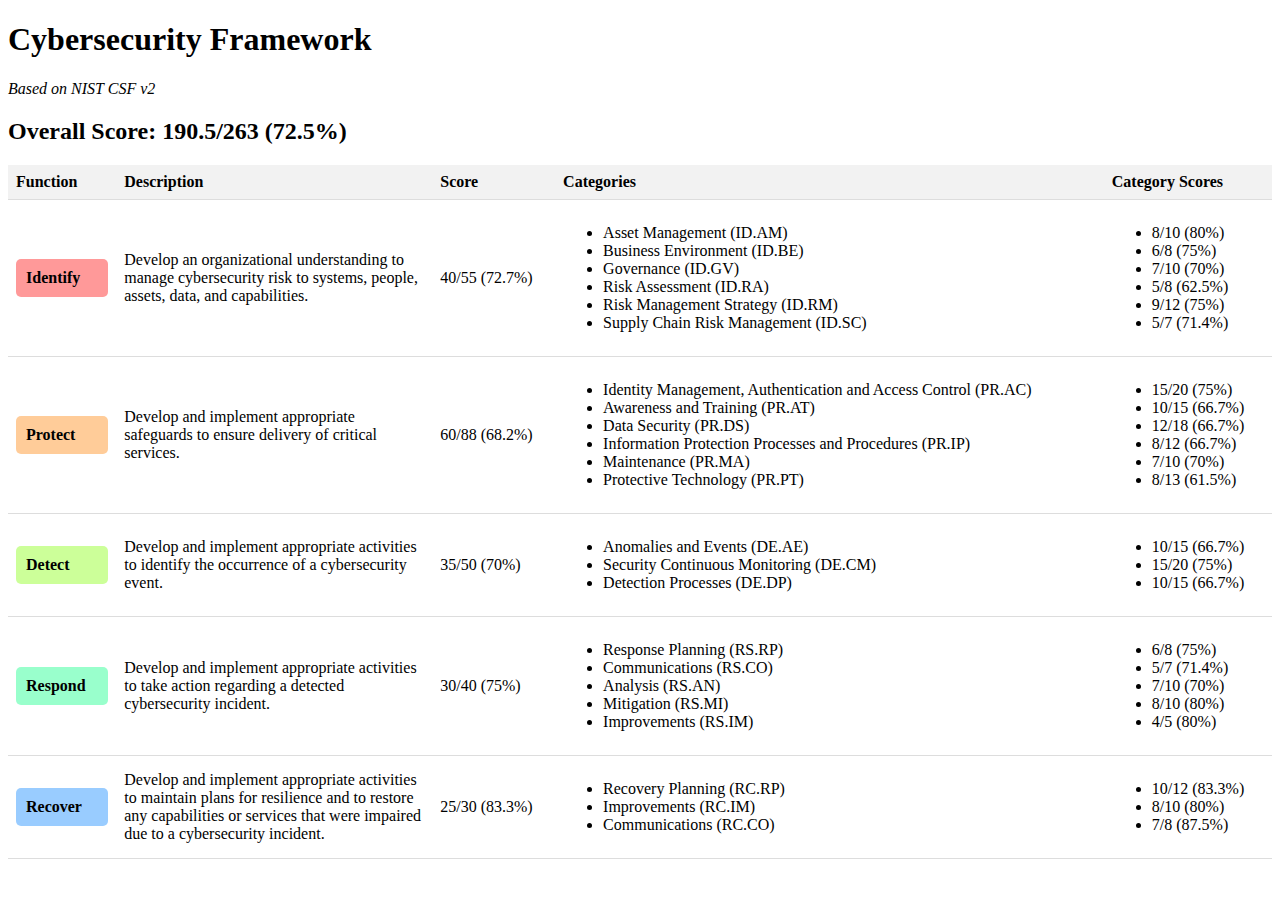
<file: index.html>
<!DOCTYPE html>
<html>
  <head>
    <title>Cybersecurity Framework</title>
    <style>
      table {
        border-collapse: collapse;
        width: 100%;
      }

      th, td {
        padding: 8px;
        text-align: left;
        border-bottom: 1px solid #ddd;
      }

      th {
        background-color: #f2f2f2;
      }

      .function-title {
        padding: 10px;
        font-weight: bold;
        border-radius: 5px;
      }
    </style>
  </head>
  <body>
    <h1>Cybersecurity Framework</h1>
    </ br>
    <p><i>Based on NIST CSF v2</i></p>
    </ br>
    <h2>Overall Score: 190.5/263 (72.5%)</h2>
    <table>
<tr>
  <th>Function</th>
  <th style="width: 300px;">Description</th>
  <th>Score</th>
  <th>Categories</th>
  <th>Category Scores</th>
</tr>
<tr>
  <td><div class="function-title" style="background-color: #FF9999;">Identify</div></td>
  <td style="width: 300px;">Develop an organizational understanding to manage cybersecurity risk to systems, people, assets, data, and capabilities.</td>
  <td>40/55 (72.7%)</td>
  <td>
    <ul>
      <li>Asset Management (ID.AM)</li>
      <li>Business Environment (ID.BE)</li>
      <li>Governance (ID.GV)</li>
      <li>Risk Assessment (ID.RA)</li>
      <li>Risk Management Strategy (ID.RM)</li>
      <li>Supply Chain Risk Management (ID.SC)</li>
    </ul>
  </td>
  <td>
    <ul>
      <li>8/10 (80%)</li>
      <li>6/8 (75%)</li>
      <li>7/10 (70%)</li>
      <li>5/8 (62.5%)</li>
      <li>9/12 (75%)</li>
      <li>5/7 (71.4%)</li>
    </ul>
  </td>
</tr>
<tr>
  <td><div class="function-title" style="background-color: #FFCC99;">Protect</div></td>
  <td style="width: 300px;">Develop and implement appropriate safeguards to ensure delivery of critical services.</td>
  <td>60/88 (68.2%)</td>
  <td>
    <ul>
      <li>Identity Management, Authentication and Access Control (PR.AC)</li>
      <li>Awareness and Training (PR.AT)</li>
      <li>Data Security (PR.DS)</li>
      <li>Information Protection Processes and Procedures (PR.IP)</li>
      <li>Maintenance (PR.MA)</li>
      <li>Protective Technology (PR.PT)</li>
    </ul>
  </td>
  <td>
    <ul>
      <li>15/20 (75%)</li>
      <li>10/15 (66.7%)</li>
      <li>12/18 (66.7%)</li>
      <li>8/12 (66.7%)</li>
      <li>7/10 (70%)</li>
      <li>8/13 (61.5%)</li>
    </ul>
  </td>
</tr>
<tr>
  <td><div class="function-title" style="background-color: #CCFF99;">Detect</div></td>
  <td style="width: 300px;">Develop and implement appropriate activities to identify the occurrence of a cybersecurity event.</td>
  <td>35/50 (70%)</td>
  <td>
    <ul>
      <li>Anomalies and Events (DE.AE)</li>
      <li>Security Continuous Monitoring (DE.CM)</li>
      <li>Detection Processes (DE.DP)</li>
    </ul>
  </td>
  <td>
    <ul>
      <li>10/15 (66.7%)</li>
      <li>15/20 (75%)</li>
      <li>10/15 (66.7%)</li>
    </ul>
  </td>
</tr>
<tr>
  <td><div class="function-title" style="background-color: #99FFCC;">Respond</div></td>
  <td style="width: 300px;">Develop and implement appropriate activities to take action regarding a detected cybersecurity incident.</td>
  <td>30/40 (75%)</td>
  <td>
    <ul>
      <li>Response Planning (RS.RP)</li>
      <li>Communications (RS.CO)</li>
      <li>Analysis (RS.AN)</li>
      <li>Mitigation (RS.MI)</li>
      <li>Improvements (RS.IM)</li>
    </ul>
  </td>
  <td>
    <ul>
      <li>6/8 (75%)</li>
      <li>5/7 (71.4%)</li>
      <li>7/10 (70%)</li>
      <li>8/10 (80%)</li>
      <li>4/5 (80%)</li>
    </ul>
  </td>
</tr>
<tr>
  <td><div class="function-title" style="background-color: #99CCFF;">Recover</div></td>
  <td style="width: 300px;">Develop and implement appropriate activities to maintain plans for resilience and to restore any capabilities or services that were impaired due to a cybersecurity incident.</td>
  <td>25/30 (83.3%)</td>
  <td>
    <ul>
      <li>Recovery Planning (RC.RP)</li>
      <li>Improvements (RC.IM)</li>
      <li>Communications (RC.CO)</li>
    </ul>
  </td>
  <td>
    <ul>
      <li>10/12 (83.3%)</li>
      <li>8/10 (80%)</li>
      <li>7/8 (87.5%)</li>
    </ul>
  </td>
</tr>
    </table>
  </body>
</html>
</file>
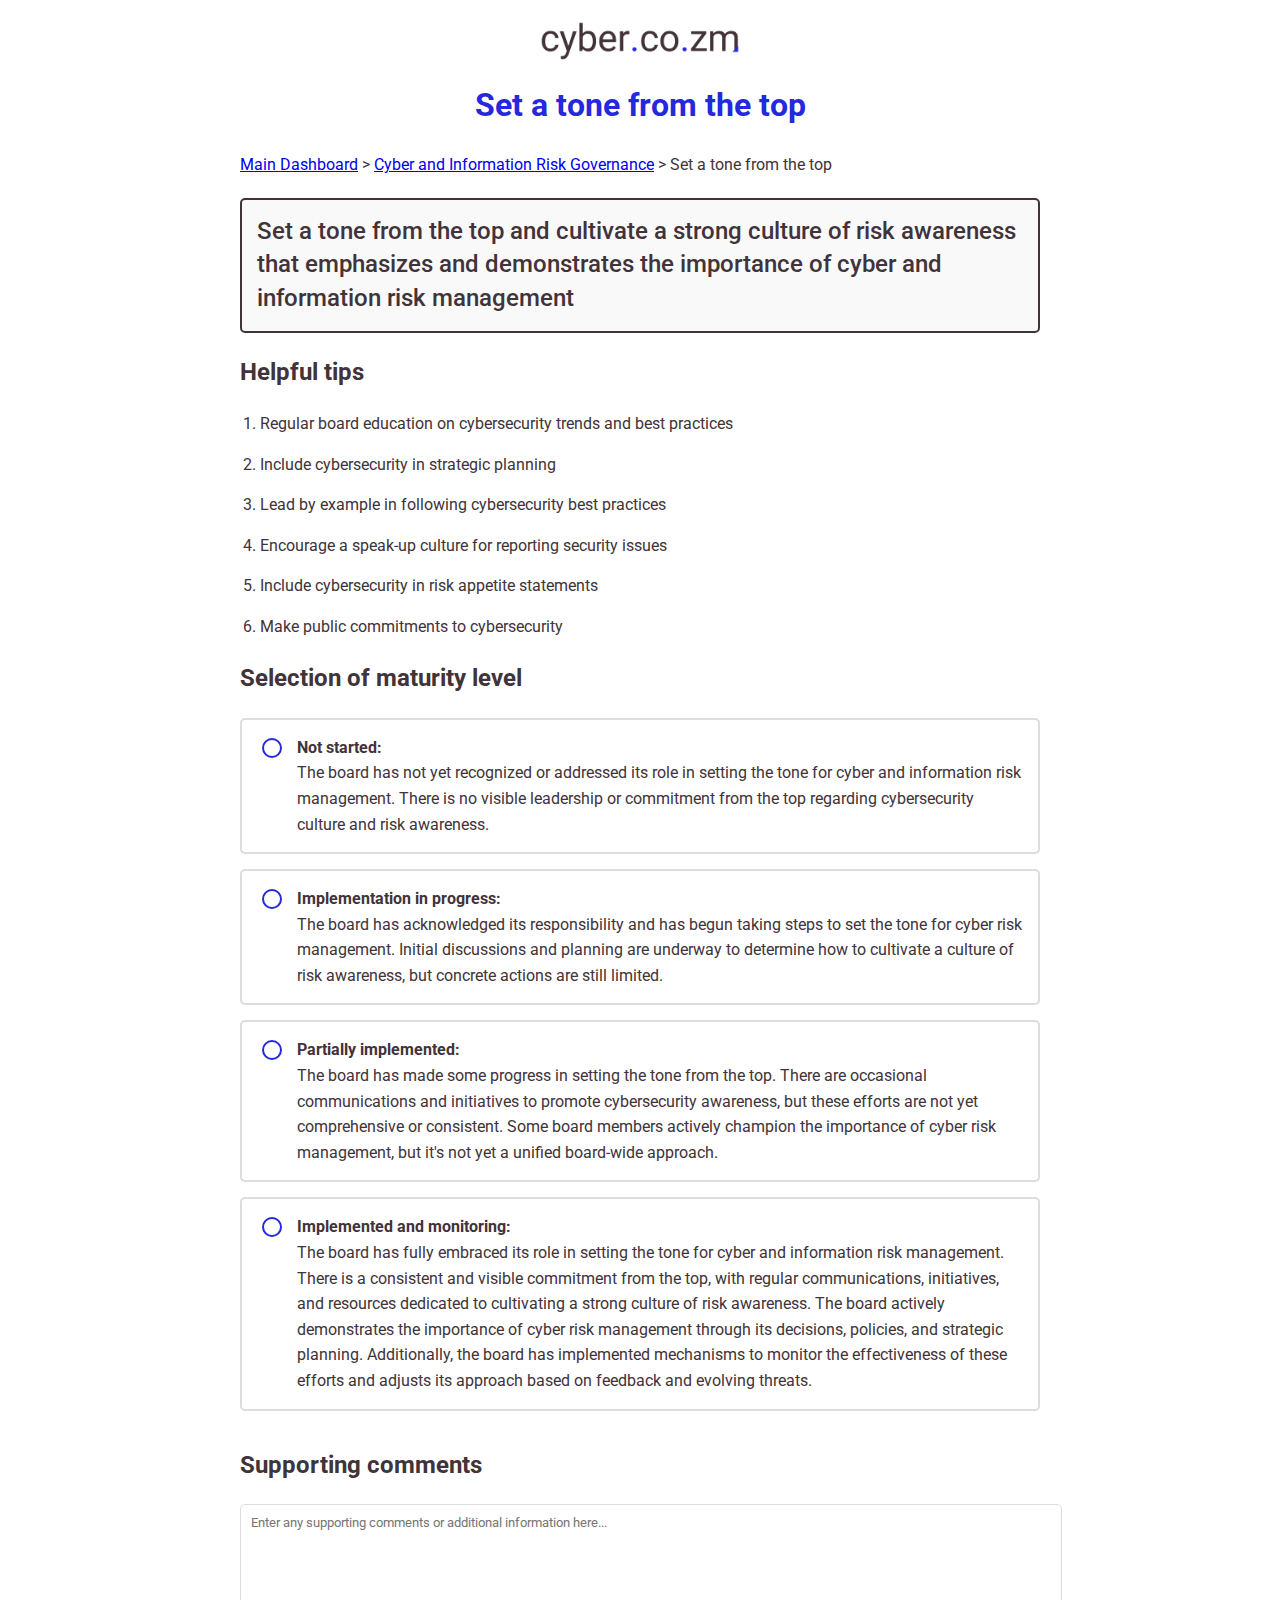
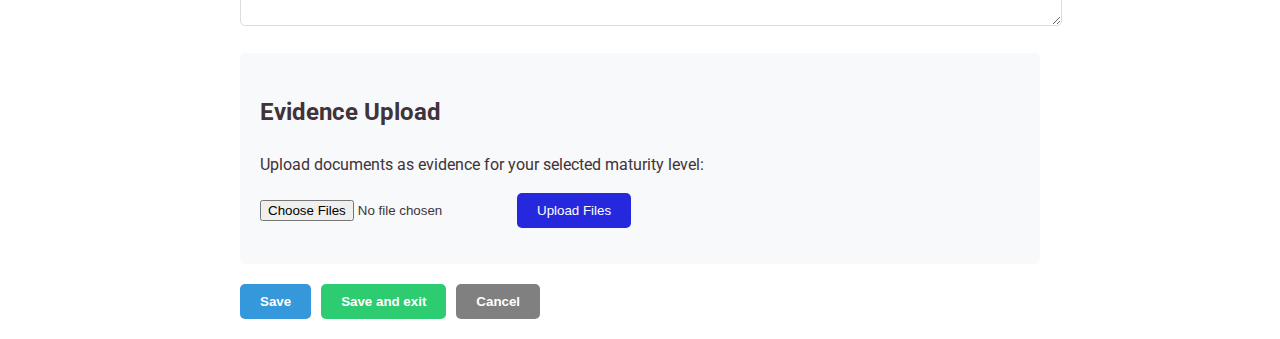
<file: CIRG_a_01.html>
<!DOCTYPE html>
<html lang="en">

<head>
    <meta charset="UTF-8">
    <meta name="viewport" content="width=device-width, initial-scale=1.0">
    <title>Set a tone from the top</title>
    <link rel="stylesheet" href="styles.css">
    <link rel="preconnect" href="https://fonts.googleapis.com">
    <link rel="preconnect" href="https://fonts.gstatic.com" crossorigin>
    <link href="https://fonts.googleapis.com/css2?family=Roboto:ital,wght@0,100;0,300;0,400;0,500;0,700;0,900;1,100;1,300;1,400;1,500;1,700;1,900&display=swap" rel="stylesheet">   
</head>

<body>
    <header>
        <a href="index.html"><img src="logo.png" alt="Company Logo" class="logo"></a>
        <h1>Set a tone from the top</h1>
    </header>

    <div class="breadcrumb">
        <a href="index.html">Main Dashboard</a> &gt; 
        <a href="gov.html">Cyber and Information Risk Governance</a> &gt; 
        Set a tone from the top
    </div>

	<div class="guideline">
        Set a tone from the top and cultivate a strong culture of risk awareness that emphasizes and demonstrates the importance of cyber and information risk management
	</div>

    <div class="section">
	<h2>Helpful tips</h2>
        <ol>
            <li>Regular board education on cybersecurity trends and best practices</li>
            <li>Include cybersecurity in strategic planning</li>
            <li>Lead by example in following cybersecurity best practices</li>
            <li>Encourage a speak-up culture for reporting security issues</li>
            <li>Include cybersecurity in risk appetite statements</li>
            <li>Make public commitments to cybersecurity</li>
        </ol>
    </div>

<div class="section">
    <h2>Selection of maturity level</h2>
    <div class="maturity-level">

        <label class="maturity-option">
            <input type="radio" name="maturity" value="not-started">
            <div class="maturity-description">
                    <strong>Not started:</strong> <br> The board has not yet recognized or addressed its role in setting the tone for cyber and information risk management. There is no visible leadership or commitment from the top regarding cybersecurity culture and risk awareness.
            </div>
        </label>

        <label class="maturity-option">
            <input type="radio" name="maturity" value="not-started">
            <div class="maturity-description">
                    <strong>Implementation in progress:</strong> <br> The board has acknowledged its responsibility and has begun taking steps to set the tone for cyber risk management. Initial discussions and planning are underway to determine how to cultivate a culture of risk awareness, but concrete actions are still limited.
            </div>
        </label>

        <label class="maturity-option">
            <input type="radio" name="maturity" value="not-started">
            <div class="maturity-description">
                    <strong>Partially implemented:</strong> <br> The board has made some progress in setting the tone from the top. There are occasional communications and initiatives to promote cybersecurity awareness, but these efforts are not yet comprehensive or consistent. Some board members actively champion the importance of cyber risk management, but it's not yet a unified board-wide approach.
            </div>
        </label>

        <label class="maturity-option">
            <input type="radio" name="maturity" value="not-started">
            <div class="maturity-description">
                    <strong>Implemented and monitoring:</strong> <br> The board has fully embraced its role in setting the tone for cyber and information risk management. There is a consistent and visible commitment from the top, with regular communications, initiatives, and resources dedicated to cultivating a strong culture of risk awareness. The board actively demonstrates the importance of cyber risk management through its decisions, policies, and strategic planning. Additionally, the board has implemented mechanisms to monitor the effectiveness of these efforts and adjusts its approach based on feedback and evolving threats.
            </div>
        </label>
        <!-- Repeat for other maturity levels -->

    </div>
</div>
     

    <div class="section supporting-comments">
        <h2>Supporting comments</h2>
        <textarea placeholder="Enter any supporting comments or additional information here..."></textarea>
    </div>

    <div class="section upload-section">
        <h2>Evidence Upload</h2>
        <p>Upload documents as evidence for your selected maturity level:</p>
        <input type="file" id="file-upload" multiple>
        <button class="upload-button">Upload Files</button>
        <ul id="file-list"></ul>
    </div>

        <div class="action-buttons">
            <button class="save-button">Save</button>
            <a href="gov.html"><button class="save-exit-button">Save and exit</button></a>
            <a href="gov.html"><button class="cancel-button">Cancel</button></a>
        </div>
    </div>

    <script>
        document.getElementById('file-upload').addEventListener('change', function() {
            const fileList = document.getElementById('file-list');
            fileList.innerHTML = '';
            for (let file of this.files) {
                const li = document.createElement('li');
                li.textContent = file.name;
                fileList.appendChild(li);
            }
        });
    </script>
</body>
</html>
</file>
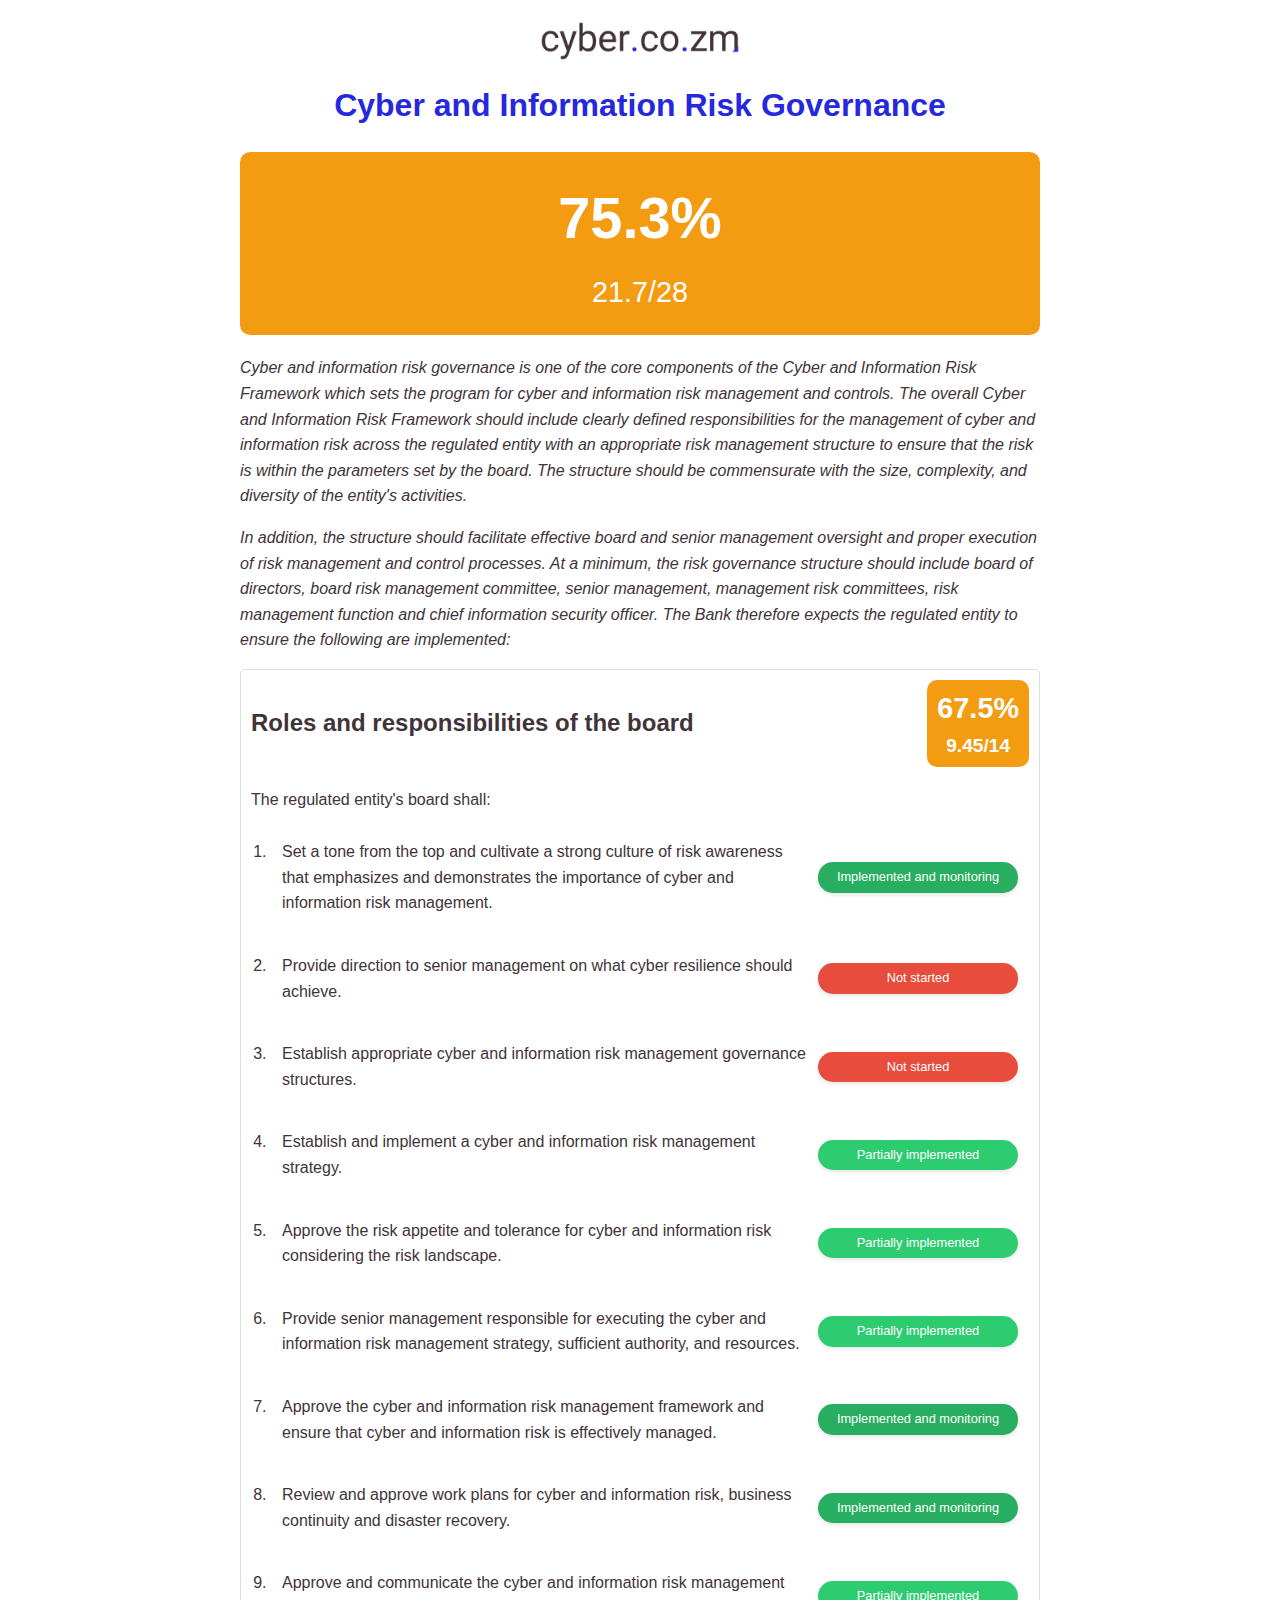
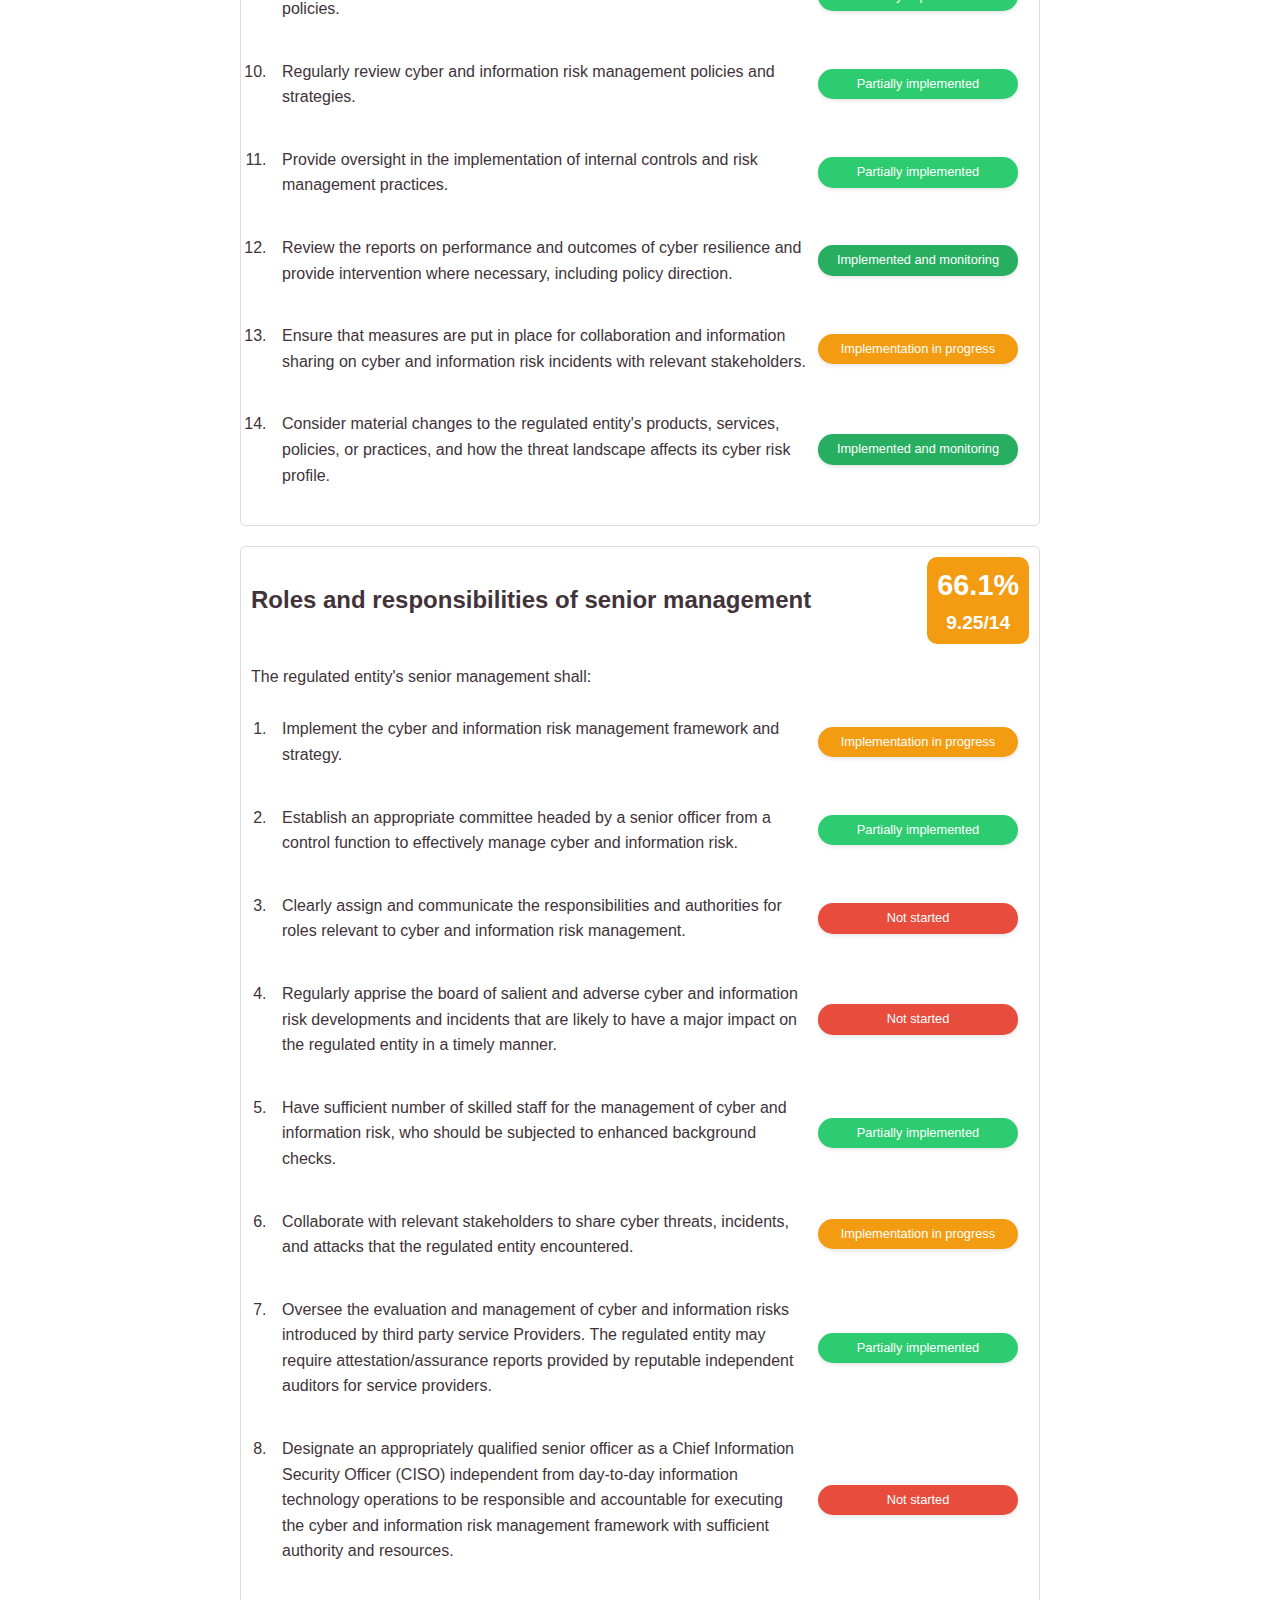
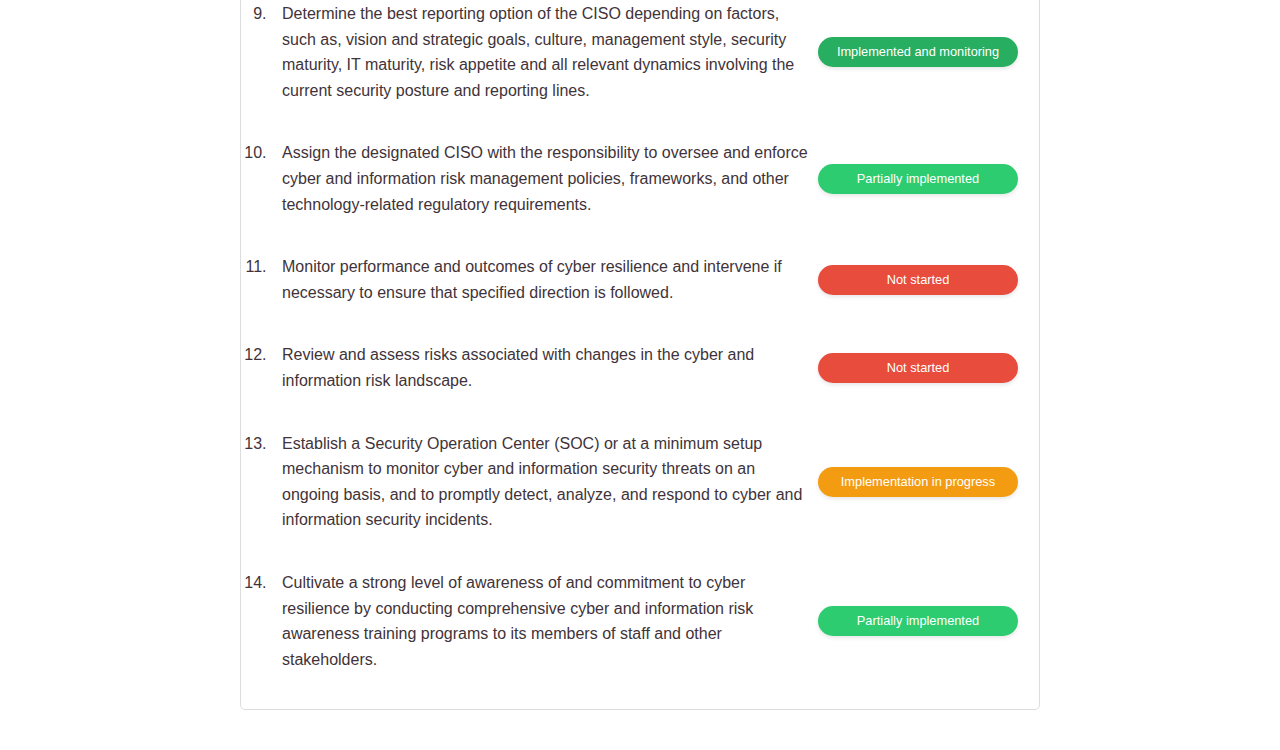
<file: CyberInfoRiskGov.html>
<!DOCTYPE html>
<html lang="en">

<head>
    <meta charset="UTF-8">
    <meta name="viewport" content="width=device-width, initial-scale=1.0">
    <title>Cyber and Information Risk Governance component</title>
    <link rel="stylesheet" href="styles.css">
</head>

<body>
    <header>
        <img src="logo.png" alt="Company Logo" class="logo">
        <h1>Cyber and Information Risk Governance</h1>
    </header>
   
<div class="compliance-score-large" data-score="75.3" data-fraction="21.7/28">
    <div class="score-content">
        <div class="score-percentage"></div>
        <div class="score-fraction"></div>
    </div>
</div>

    <p><i>Cyber and information risk governance is one of the core components of the Cyber and Information Risk Framework which sets the program for cyber and information risk management and controls. The overall Cyber and Information Risk Framework should include clearly defined responsibilities for the management of cyber and information risk across the regulated entity with an appropriate risk management structure to ensure that the risk is within the parameters set by the board. The structure should be commensurate with the size, complexity, and diversity of the entity's activities.</i></p>

<p><i>In addition, the structure should facilitate effective board and senior management oversight and proper execution of risk management and control processes. At a minimum, the risk governance structure should include board of directors, board risk management committee, senior management, management risk committees, risk management function and chief information security officer. The Bank therefore expects the regulated entity to ensure the following are implemented:</i></p>

    <div class="category">
        <h2>Roles and responsibilities of the board <span class="compliance-score" data-score="67.5" data-fraction="9.45/14"></span></h2>
        <p>The regulated entity's board shall:</p>

        <ol>
             <li>
                <a href="CIRG_a_01.html">
		<span class="list-item-content">Set a tone from the top and cultivate a strong culture of risk awareness that emphasizes and demonstrates the importance of cyber and information risk management.</span>
                <span class="status-button status-implemented">Implemented and monitoring</span>
                </a>
             </li>
            <li>
                <a href="CIRG_a_02.html">
		<span class="list-item-content">Provide direction to senior management on what cyber resilience should achieve.</span>
		<span class="status-button status-not-started">Not started</span>
                </a>
             </li>
             <li>
                <a href="CIRG_a_03.html">
		<span class="list-item-content">Establish appropriate cyber and information risk management governance structures.</span>
		<span class="status-button status-not-started">Not started</span>
                </a>
             </li>
             <li>
                <a href="CIRG_a_04.html">
		<span class="list-item-content">Establish and implement a cyber and information risk management strategy.</span>
		<span class="status-button status-partial">Partially implemented</span>
                </a>
             </li>
             <li>
                <a href="CIRG_a_05.html">
		<span class="list-item-content">Approve the risk appetite and tolerance for cyber and information risk considering the risk landscape.</span>
		<span class="status-button status-partial">Partially implemented</span>
                </a>
             </li>
             <li>
                <a href="CIRG_a_06.html">
		<span class="list-item-content">Provide senior management responsible for executing the cyber and information risk management strategy, sufficient authority, and resources.</span>
		<span class="status-button status-partial">Partially implemented</span>
                </a>
             </li>
             <li>
                <a href="CIRG_a_07.html">
		<span class="list-item-content">Approve the cyber and information risk management framework and ensure that cyber and information risk is effectively managed.</span>
		<span class="status-button status-implemented">Implemented and monitoring</span>
                </a>
             </li>
             <li>
                <a href="CIRG_a_08.html">
		<span class="list-item-content">Review and approve work plans for cyber and information risk, business continuity and disaster recovery.</span>
		<span class="status-button status-implemented">Implemented and monitoring</span>
                </a>
             </li>
             <li>
                <a href="CIRG_a_09.html">
		<span class="list-item-content">Approve and communicate the cyber and information risk management policies.</span>
		<span class="status-button status-partial">Partially implemented</span>
                </a>
             </li>
             <li>
                <a href="CIRG_a_10.html">
		<span class="list-item-content">Regularly review cyber and information risk management policies and strategies.</span>
		<span class="status-button status-partial">Partially implemented</span>
                </a>
             </li>
             <li>
                <a href="CIRG_a_11.html">
		<span class="list-item-content">Provide oversight in the implementation of internal controls and risk management practices.</span>
		<span class="status-button status-partial">Partially implemented</span> 
                </a>
             </li>
             <li>
                <a href="CIRG_a_12.html">
		<span class="list-item-content">Review the reports on performance and outcomes of cyber resilience and provide intervention where necessary, including policy direction.</span>
		<span class="status-button status-implemented">Implemented and monitoring</span>
                </a>
             </li>
             <li>
                <a href="CIRG_a_13.html">
		<span class="list-item-content">Ensure that measures are put in place for collaboration and information sharing on cyber and information risk incidents with relevant stakeholders.</span>
		<span class="status-button status-progress">Implementation in progress</span>
                </a>
             </li>
             <li>
                <a href="CIRG_a_14.html">
		<span class="list-item-content">Consider material changes to the regulated entity's products, services, policies, or practices, and how the threat landscape affects its cyber risk profile.</span>
		<span class="status-button status-implemented">Implemented and monitoring</span>
                </a>
             </li>
	</ol>
    </div>

    <div class="category">
        <h2>Roles and responsibilities of senior management<span class="compliance-score" data-score="66.1" data-fraction="9.25/14"></span></h2>
        <p>The regulated entity's senior management shall:</p>
        <ol>
              <li>
                <a href="CIRG_b_01.html">
		<span class="list-item-content">Implement the cyber and information risk management framework and strategy.</span>
		<span class="status-button status-progress">Implementation in progress</span>
                </a>
		</li>
             <li>
                <a href="CIRG_b_02.html">
		<span class="list-item-content">Establish an appropriate committee headed by a senior officer from a control function to effectively manage cyber and information risk.</span>
		<span class="status-button status-partial">Partially implemented</span>
                </a>
		</li>
             <li>
                <a href="CIRG_b_03.html">
		<span class="list-item-content">Clearly assign and communicate the responsibilities and authorities for roles relevant to cyber and information risk management.</span>
		<span class="status-button status-not-started">Not started</span>
                </a>
		</li>
             <li>
                <a href="CIRG_b_04.html">
		<span class="list-item-content">Regularly apprise the board of salient and adverse cyber and information risk developments and incidents that are likely to have a major impact on the regulated entity in a timely manner.</span>
		<span class="status-button status-not-started">Not started</span>
                </a>
		</li>
             <li>
                <a href="CIRG_b_05.html">
		<span class="list-item-content">Have sufficient number of skilled staff for the management of cyber and information risk, who should be subjected to enhanced background checks.</span>
		<span class="status-button status-partial">Partially implemented</span>
                </a>
		</li>
             <li>
                <a href="CIRG_b_06.html">
		<span class="list-item-content">Collaborate with relevant stakeholders to share cyber threats, incidents, and attacks that the regulated entity encountered.</span>
		<span class="status-button status-progress">Implementation in progress</span>
                </a>
		</li>
             <li>
                <a href="CIRG_b_07.html">
		<span class="list-item-content">Oversee the evaluation and management of cyber and information risks introduced by third party service Providers. The regulated entity may require attestation/assurance reports provided by reputable independent auditors for service providers.</span>
		<span class="status-button status-partial">Partially implemented</span>
                </a>
		</li>
             <li>
                <a href="CIRG_b_08.html">
		<span class="list-item-content">
Designate an appropriately qualified senior officer as a Chief Information Security Officer (CISO) independent from day-to-day information technology operations to be responsible and accountable for executing the cyber and information risk management framework with sufficient authority and resources.</span>
		<span class="status-button status-not-started">Not started</span>
                </a>
		</li>
             <li>
                <a href="CIRG_b_09.html">
		<span class="list-item-content">Determine the best reporting option of the CISO depending on factors, such as, vision and strategic goals, culture, management style, security maturity, IT maturity, risk appetite and all relevant dynamics involving the current security posture and reporting lines.</span>
		<span class="status-button status-implemented">Implemented and monitoring</span>
                </a>
		</li>
             <li>
                <a href="CIRG_b_10.html">
		<span class="list-item-content">Assign the designated CISO with the responsibility to oversee and enforce cyber and information risk management policies, frameworks, and other technology-related regulatory requirements.</span>
		<span class="status-button status-partial">Partially implemented</span>
                </a>
		</li>
             <li>
                <a href="CIRG_b_11.html">
		<span class="list-item-content">Monitor performance and outcomes of cyber resilience and intervene if necessary to ensure that specified direction is followed.</span>
		<span class="status-button status-not-started">Not started</span>
                </a>
		</li>
             <li>
                <a href="CIRG_b_12.html">
		<span class="list-item-content">Review and assess risks associated with changes in the cyber and information risk landscape.</span>
		<span class="status-button status-not-started">Not started</span>
                </a>
		</li>
             <li>
                <a href="CIRG_b_13.html">
		<span class="list-item-content">Establish a Security Operation Center (SOC) or at a minimum setup mechanism to monitor cyber and information security threats on an ongoing basis, and to promptly detect, analyze, and respond to cyber and information security incidents.</span>
		<span class="status-button status-progress">Implementation in progress</span>
                </a>
		</li>
             <li>
                <a href="CIRG_b_14.html">
		<span class="list-item-content">Cultivate a strong level of awareness of and commitment to cyber resilience by conducting comprehensive cyber and information risk awareness training programs to its members of staff and other stakeholders.</span>
		<span class="status-button status-partial">Partially implemented</span>
                </a>
		</li>
        </ol>
    </div>

<script>
document.addEventListener('DOMContentLoaded', function() {
    function setComplianceScore(element) {
        const value = parseFloat(element.dataset.score);
        const fraction = element.dataset.fraction;
        
        let percentageElement, fractionElement;
        
        if (element.classList.contains('compliance-score-large')) {
            percentageElement = element.querySelector('.score-percentage');
            fractionElement = element.querySelector('.score-fraction');
            
            percentageElement.textContent = `${value.toFixed(1)}%`;
            fractionElement.textContent = fraction;
        } else {
            element.innerHTML = `<div class="score-percentage">${value.toFixed(1)}%</div><div class="score-fraction">${fraction}</div>`;
        }
        
        if (value < 60.0) {
            element.style.backgroundColor = '#e74c3c'; // Red
        } else if (value < 85.0) {
            element.style.backgroundColor = '#f39c12'; // Amber
        } else if (value < 95.0) {
            element.style.backgroundColor = '#2ecc71'; // Green
        } else {
            element.style.backgroundColor = '#27ae60'; // Dark Green
        }
    }

    // Handle .compliance-score elements
    document.querySelectorAll('.compliance-score').forEach(setComplianceScore);

    // Handle .compliance-score-large element
    const largeScoreElement = document.querySelector('.compliance-score-large');
    if (largeScoreElement) {
        setComplianceScore(largeScoreElement);
    }
});
</script>

</body>
</html>
</file>
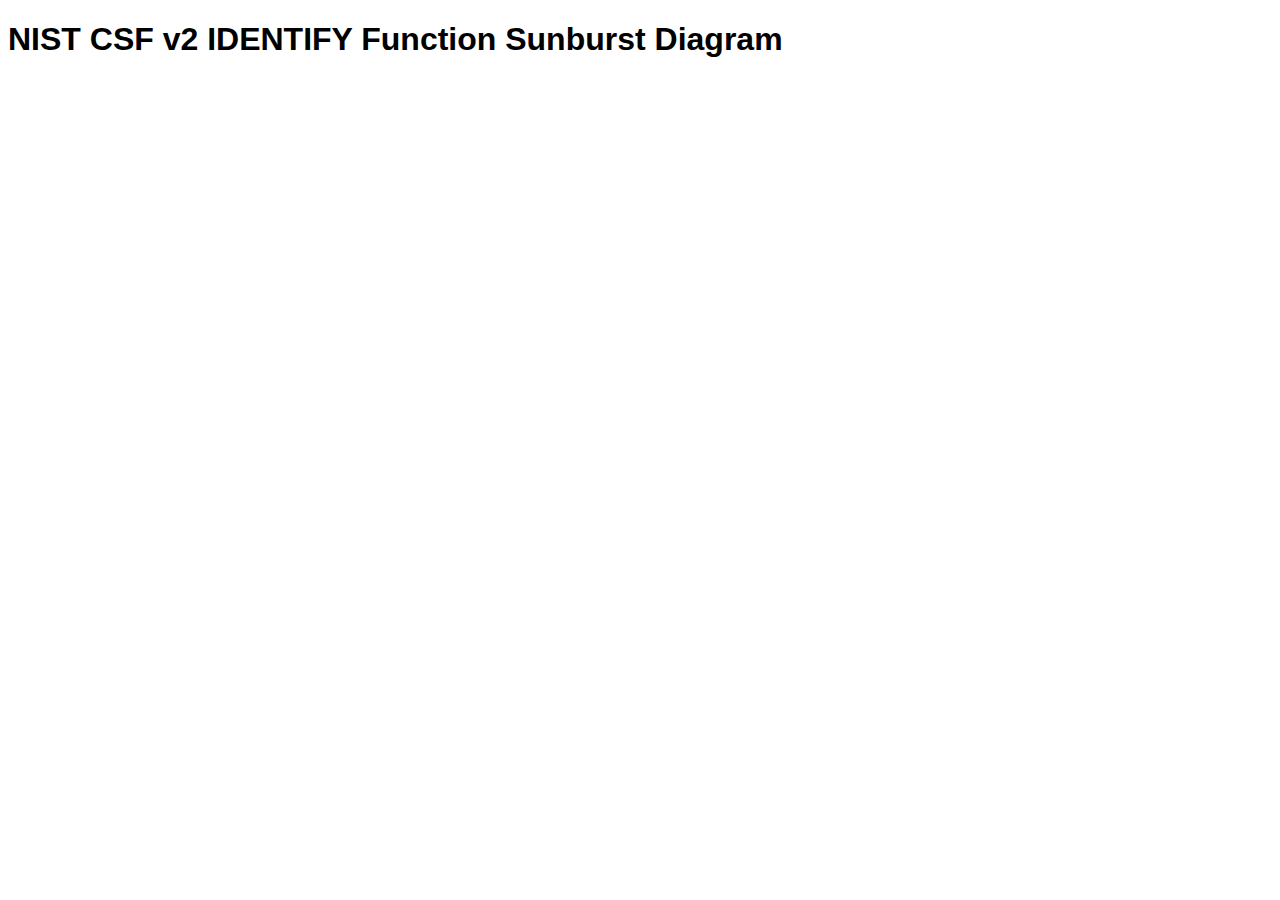
<file: d3.html>
<!DOCTYPE html>
<html lang="en">
<head>
    <meta charset="UTF-8">
    <meta name="viewport" content="width=device-width, initial-scale=1.0">
    <title>NIST CSF v2 IDENTIFY Sunburst Diagram</title>
    <script src="https://d3js.org/d3.v7.min.js"></script>
    <style>
        body {
            font-family: Arial, sans-serif;
        }
        .tooltip {
            position: absolute;
            background-color: white;
            padding: 5px;
            border: 1px solid #ddd;
            pointer-events: none;
        }
    </style>
</head>
<body>
    <h1>NIST CSF v2 IDENTIFY Function Sunburst Diagram</h1>
    <div id="sunburst-container"></div>

    <script>
        // Your D3.js code goes here
        // Make sure to replace 'd3.select("body").append("svg")' with 'd3.select("#sunburst-container").append("svg")'

// D3.js code for NIST CSF v2 IDENTIFY function Sunburst diagram with status color coding


// D3.js code for NIST CSF v2 IDENTIFY function Sunburst diagram

// Data structure for NIST CSF v2 IDENTIFY function
const data = {
  name: "IDENTIFY",
  children: [
    {
      name: "ID.AM",
      children: [
        {name: "ID.AM-1", status: "green"},
        {name: "ID.AM-2", status: "amber"},
        {name: "ID.AM-3", status: "red"},
        {name: "ID.AM-4", status: "green"},
        {name: "ID.AM-5", status: "amber"},
        {name: "ID.AM-6", status: "green"}
      ]
    },
    {
      name: "ID.BE",
      children: [
        {name: "ID.BE-1", status: "green"},
        {name: "ID.BE-2", status: "green"},
        {name: "ID.BE-3", status: "amber"},
        {name: "ID.BE-4", status: "red"},
        {name: "ID.BE-5", status: "amber"}
      ]
    },
    {
      name: "ID.GV",
      children: [
        {name: "ID.GV-1", status: "green"},
        {name: "ID.GV-2", status: "amber"},
        {name: "ID.GV-3", status: "green"},
        {name: "ID.GV-4", status: "green"}
      ]
    },
    {
      name: "ID.RA",
      children: [
        {name: "ID.RA-1", status: "amber"},
        {name: "ID.RA-2", status: "red"},
        {name: "ID.RA-3", status: "amber"},
        {name: "ID.RA-4", status: "green"},
        {name: "ID.RA-5", status: "green"},
        {name: "ID.RA-6", status: "amber"}
      ]
    },
    {
      name: "ID.RM",
      children: [
        {name: "ID.RM-1", status: "green"},
        {name: "ID.RM-2", status: "amber"},
        {name: "ID.RM-3", status: "green"}
      ]
    },
    {
      name: "ID.SC",
      children: [
        {name: "ID.SC-1", status: "green"},
        {name: "ID.SC-2", status: "amber"},
        {name: "ID.SC-3", status: "red"},
        {name: "ID.SC-4", status: "green"},
        {name: "ID.SC-5", status: "amber"}
      ]
    }
  ]
};

// Set up dimensions
const width = 600;
const height = 600;
const radius = Math.min(width, height) / 2;

// Create SVG
const svg = d3.select("#sunburst-container").append("svg")
  .attr("width", width)
  .attr("height", height)
  .append("g")
  .attr("transform", `translate(${width / 2},${height / 2})`);

// Create color function based on status
const colorByStatus = (d) => {
  if (!d.data.status) return "#999"; // Default color for parent nodes
  switch (d.data.status) {
    case "green": return "#4CAF50";
    case "amber": return "#FFC107";
    case "red": return "#F44336";
    default: return "#999";
  }
};

// Create partition layout
const partition = d3.partition()
  .size([2 * Math.PI, radius * radius])
  .padding(1)
  .round(true);

// Create arc generator
const arc = d3.arc()
  .startAngle(d => d.x0)
  .endAngle(d => d.x1)
  .innerRadius(d => Math.sqrt(d.y0))
  .outerRadius(d => Math.sqrt(d.y1));

// Create hierarchy and partition it
const root = d3.hierarchy(data)
  .sum(d => d.children ? 0 : 1)
  .sort((a, b) => b.value - a.value);

// Compute the maximum number of subcategories
const maxSubcategories = d3.max(root.children, d => d.children.length);

// Adjust the y1 value for tier 2 elements based on their number of subcategories
root.children.forEach(category => {
  const subcategoryCount = category.children.length;
  const heightFactor = 0.5 + (0.5 * subcategoryCount / maxSubcategories);
  category.y1 = category.y0 + (root.y1 - root.y0) * heightFactor;
});

partition(root);

// Create paths
svg.selectAll("path")
  .data(root.descendants())
  .enter().append("path")
  .attr("d", arc)
  .style("fill", d => colorByStatus(d))
  .style("stroke", "white")
  .style("stroke-width", "0.5px")
  .on("mouseover", function(event, d) {
    d3.select(this).style("opacity", 0.8);
    // Add tooltip
    d3.select("body").append("div")
      .attr("class", "tooltip")
      .style("position", "absolute")
      .style("background-color", "white")
      .style("padding", "5px")
      .style("border", "1px solid #ddd")
      .style("left", (event.pageX + 10) + "px")
      .style("top", (event.pageY - 10) + "px")
      .html(`${d.data.name}<br>Status: ${d.data.status || 'N/A'}<br>Subcategories: ${d.children ? d.children.length : 'N/A'}`);
  })
  .on("mouseout", function() {
    d3.select(this).style("opacity", 1);
    d3.select(".tooltip").remove();
  });

// Add labels
svg.selectAll("text")
  .data(root.descendants().filter(d => d.depth && (d.y0 + d.y1) / 2 * (d.x1 - d.x0) > 10))
  .enter().append("text")
  .attr("transform", function(d) {
    const x = (d.x0 + d.x1) / 2 * 180 / Math.PI;
    const y = Math.sqrt((d.y0 + d.y1) / 2);
    return `rotate(${x - 90}) translate(${y},0) rotate(${x < 180 ? 0 : 180})`;
  })
  .attr("dy", "0.35em")
  .text(d => d.data.name)
  .attr("text-anchor", "middle")
  .attr("font-size", "8px")
  .attr("fill", "white");

// Add a legend
const legend = svg.append("g")
  .attr("transform", `translate(${radius + 10},-${radius - 10})`);

const legendData = [
  {color: "#4CAF50", label: "Green (Good)"},
  {color: "#FFC107", label: "Amber (Warning)"},
  {color: "#F44336", label: "Red (Critical)"},
  {color: "#999", label: "Parent Node"}
];

legend.selectAll("rect")
  .data(legendData)
  .enter().append("rect")
  .attr("y", (d, i) => i * 20)
  .attr("width", 15)
  .attr("height", 15)
  .attr("fill", d => d.color);

legend.selectAll("text")
  .data(legendData)
  .enter().append("text")
  .attr("x", 25)
  .attr("y", (d, i) => i * 20 + 12)
  .text(d => d.label)
  .attr("font-size", "10px")
  .attr("fill", "black");



    </script>
</body>
</html>
</file>
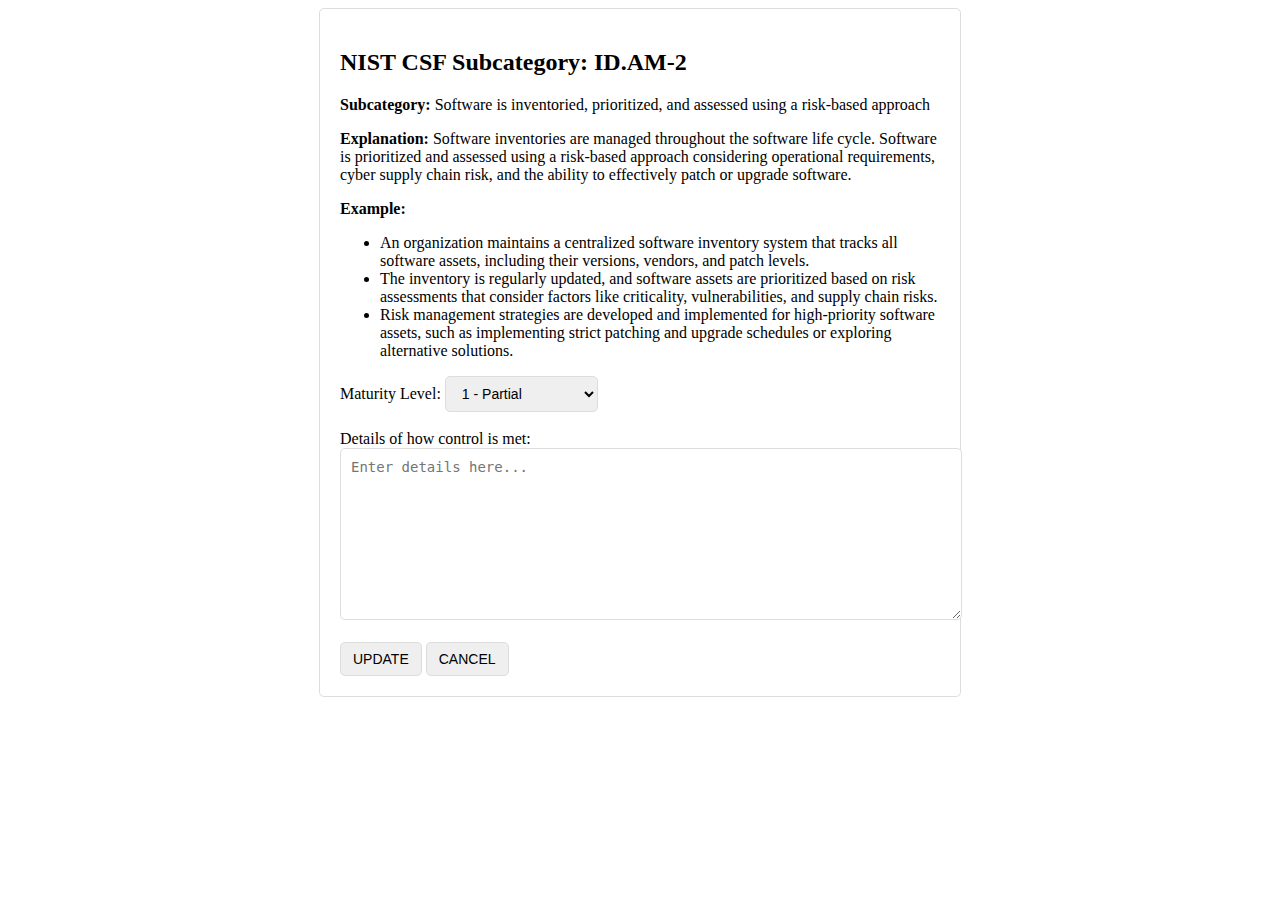
<file: example.html>
<!DOCTYPE html>
<html>
<head>
  <title>NIST CSF Subcategory: ID.AM-2</title>
  <style>
    .container {
      max-width: 600px;
      margin: 0 auto;
      padding: 20px;
      border: 1px solid #ddd;
      border-radius: 5px;
    }
    textarea {
      width: 100%;
      height: 150px;
      padding: 10px;
      font-size: 14px;
      border: 1px solid #ddd;
      border-radius: 5px;
      resize: vertical;
    }
    select, button {
      padding: 8px 12px;
      font-size: 14px;
      border: 1px solid #ddd;
      border-radius: 5px;
    }
  </style>
</head>
<body>
  <div class="container">
    <h2>NIST CSF Subcategory: ID.AM-2</h2>
    <p><strong>Subcategory:</strong> Software is inventoried, prioritized, and assessed using a risk-based approach</p>
    <p><strong>Explanation:</strong> Software inventories are managed throughout the software life cycle. Software is prioritized and assessed using a risk-based approach considering operational requirements, cyber supply chain risk, and the ability to effectively patch or upgrade software.</p>
    <p><strong>Example:</strong> 
    </ br>
   <ul>
	<li>An organization maintains a centralized software inventory system that tracks all software assets, including their versions, vendors, and patch levels.</li>
	<li>The inventory is regularly updated, and software assets are prioritized based on risk assessments that consider factors like criticality, vulnerabilities, and supply chain risks.</li>
	<li>Risk management strategies are developed and implemented for high-priority software assets, such as implementing strict patching and upgrade schedules or exploring alternative solutions.</li>
   </ul></p>
    <label for="maturity">Maturity Level:</label>
    <select id="maturity">
      <option value="1">1 - Partial</option>
      <option value="2">2 - Risk Informed</option>
      <option value="3">3 - Repeatable</option>
      <option value="4">4 - Adaptive</option>
    </select>
    <br><br>
    <label for="details">Details of how control is met:</label>
    <textarea id="details" placeholder="Enter details here..."></textarea>
    <br><br>
    <button>UPDATE</button>
    <button>CANCEL</button>
  </div>
</body>
</html>
</file>
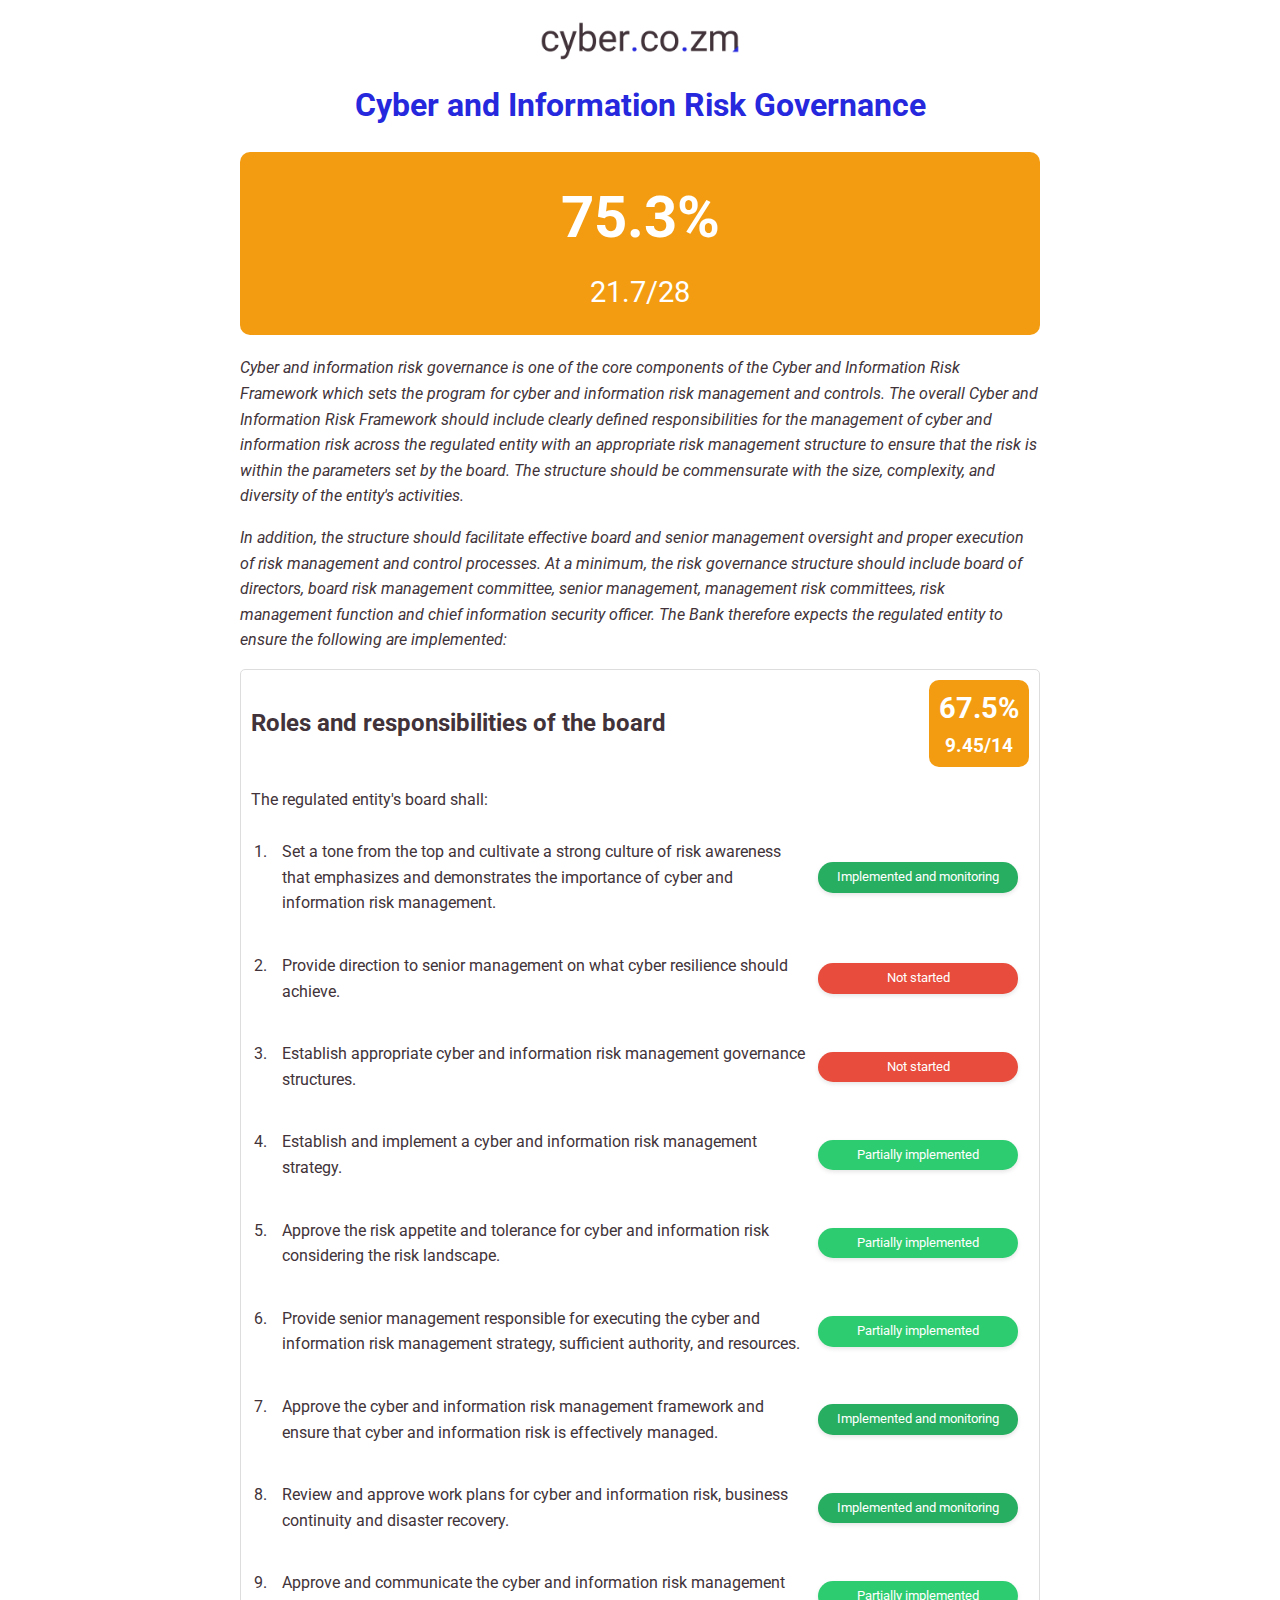
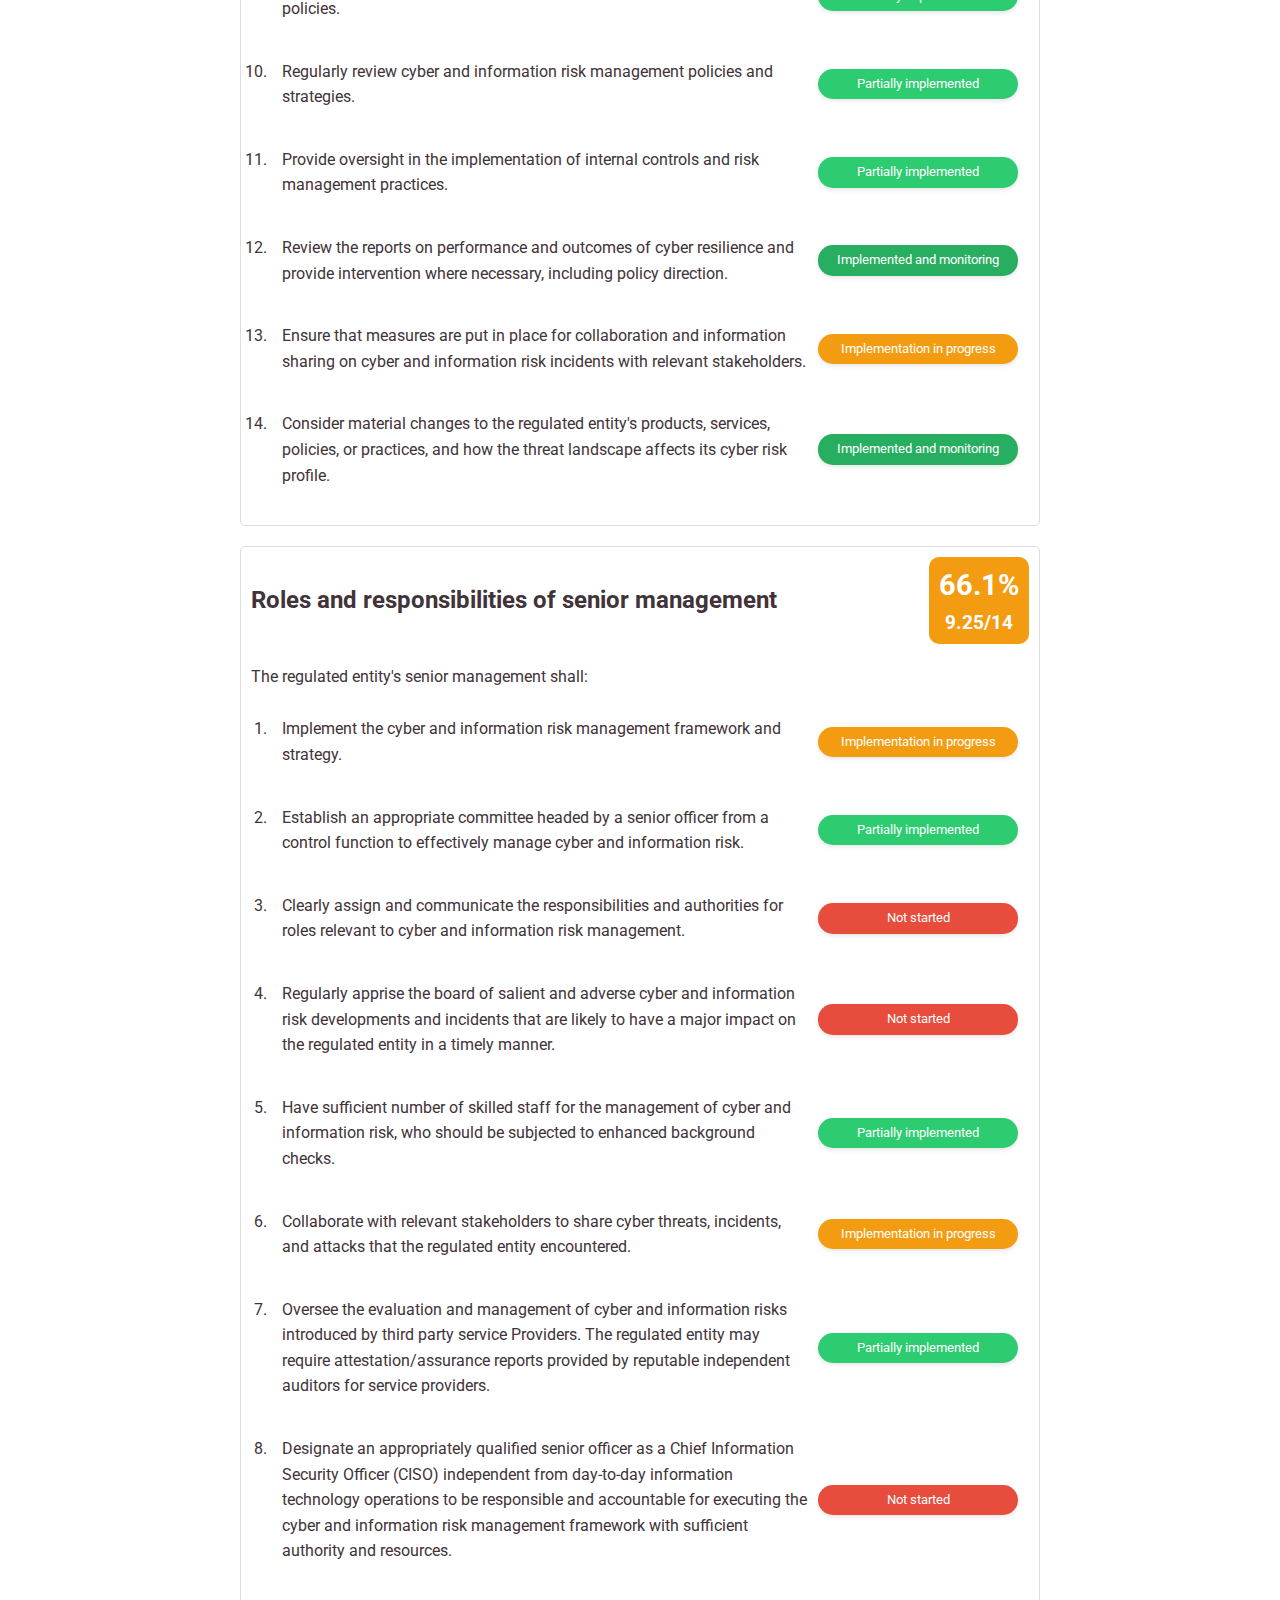
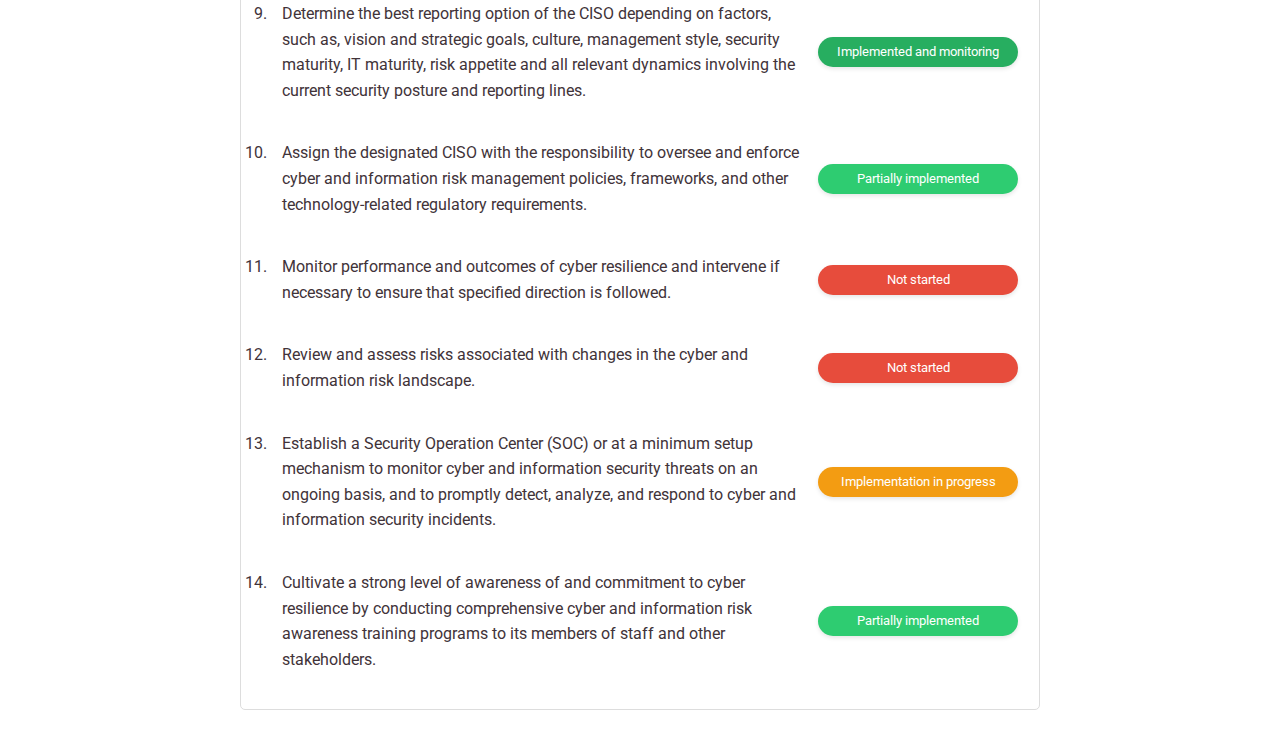
<file: gov.html>
<!DOCTYPE html>
<html lang="en">

<head>
    <meta charset="UTF-8">
    <meta name="viewport" content="width=device-width, initial-scale=1.0">
    <title>Cyber and Information Risk Governance</title>
    <link rel="preconnect" href="https://fonts.googleapis.com">
    <link rel="preconnect" href="https://fonts.gstatic.com" crossorigin>
    <link href="https://fonts.googleapis.com/css2?family=Roboto:ital,wght@0,100;0,300;0,400;0,500;0,700;0,900;1,100;1,300;1,400;1,500;1,700;1,900&display=swap" rel="stylesheet">    
    <link rel="stylesheet" href="styles.css">
</head>

<body>
    <header>
        <a href="index.html"><img src="logo.png" alt="Company Logo" class="logo"></a>
        <h1>Cyber and Information Risk Governance</h1>
    </header>
   
<div class="compliance-score-large" data-score="75.3" data-fraction="21.7/28">
    <div class="score-content">
        <div class="score-percentage"></div>
        <div class="score-fraction"></div>
    </div>
</div>

    <p><i>Cyber and information risk governance is one of the core components of the Cyber and Information Risk Framework which sets the program for cyber and information risk management and controls. The overall Cyber and Information Risk Framework should include clearly defined responsibilities for the management of cyber and information risk across the regulated entity with an appropriate risk management structure to ensure that the risk is within the parameters set by the board. The structure should be commensurate with the size, complexity, and diversity of the entity's activities.</i></p>

<p><i>In addition, the structure should facilitate effective board and senior management oversight and proper execution of risk management and control processes. At a minimum, the risk governance structure should include board of directors, board risk management committee, senior management, management risk committees, risk management function and chief information security officer. The Bank therefore expects the regulated entity to ensure the following are implemented:</i></p>

    <div class="category">
        <h2>Roles and responsibilities of the board <span class="compliance-score" data-score="67.5" data-fraction="9.45/14"></span></h2>
        <p>The regulated entity's board shall:</p>

        <ol>
             <li>
                <a href="CIRG_a_01.html">
		<span class="list-item-content">Set a tone from the top and cultivate a strong culture of risk awareness that emphasizes and demonstrates the importance of cyber and information risk management.</span>
                <span class="status-button status-implemented">Implemented and monitoring</span>
                </a>
             </li>
            <li>
                <a href="CIRG_a_02.html">
		<span class="list-item-content">Provide direction to senior management on what cyber resilience should achieve.</span>
		<span class="status-button status-not-started">Not started</span>
                </a>
             </li>
             <li>
                <a href="CIRG_a_03.html">
		<span class="list-item-content">Establish appropriate cyber and information risk management governance structures.</span>
		<span class="status-button status-not-started">Not started</span>
                </a>
             </li>
             <li>
                <a href="CIRG_a_04.html">
		<span class="list-item-content">Establish and implement a cyber and information risk management strategy.</span>
		<span class="status-button status-partial">Partially implemented</span>
                </a>
             </li>
             <li>
                <a href="CIRG_a_05.html">
		<span class="list-item-content">Approve the risk appetite and tolerance for cyber and information risk considering the risk landscape.</span>
		<span class="status-button status-partial">Partially implemented</span>
                </a>
             </li>
             <li>
                <a href="CIRG_a_06.html">
		<span class="list-item-content">Provide senior management responsible for executing the cyber and information risk management strategy, sufficient authority, and resources.</span>
		<span class="status-button status-partial">Partially implemented</span>
                </a>
             </li>
             <li>
                <a href="CIRG_a_07.html">
		<span class="list-item-content">Approve the cyber and information risk management framework and ensure that cyber and information risk is effectively managed.</span>
		<span class="status-button status-implemented">Implemented and monitoring</span>
                </a>
             </li>
             <li>
                <a href="CIRG_a_08.html">
		<span class="list-item-content">Review and approve work plans for cyber and information risk, business continuity and disaster recovery.</span>
		<span class="status-button status-implemented">Implemented and monitoring</span>
                </a>
             </li>
             <li>
                <a href="CIRG_a_09.html">
		<span class="list-item-content">Approve and communicate the cyber and information risk management policies.</span>
		<span class="status-button status-partial">Partially implemented</span>
                </a>
             </li>
             <li>
                <a href="CIRG_a_10.html">
		<span class="list-item-content">Regularly review cyber and information risk management policies and strategies.</span>
		<span class="status-button status-partial">Partially implemented</span>
                </a>
             </li>
             <li>
                <a href="CIRG_a_11.html">
		<span class="list-item-content">Provide oversight in the implementation of internal controls and risk management practices.</span>
		<span class="status-button status-partial">Partially implemented</span> 
                </a>
             </li>
             <li>
                <a href="CIRG_a_12.html">
		<span class="list-item-content">Review the reports on performance and outcomes of cyber resilience and provide intervention where necessary, including policy direction.</span>
		<span class="status-button status-implemented">Implemented and monitoring</span>
                </a>
             </li>
             <li>
                <a href="CIRG_a_13.html">
		<span class="list-item-content">Ensure that measures are put in place for collaboration and information sharing on cyber and information risk incidents with relevant stakeholders.</span>
		<span class="status-button status-progress">Implementation in progress</span>
                </a>
             </li>
             <li>
                <a href="CIRG_a_14.html">
		<span class="list-item-content">Consider material changes to the regulated entity's products, services, policies, or practices, and how the threat landscape affects its cyber risk profile.</span>
		<span class="status-button status-implemented">Implemented and monitoring</span>
                </a>
             </li>
	</ol>
    </div>

    <div class="category">
        <h2>Roles and responsibilities of senior management<span class="compliance-score" data-score="66.1" data-fraction="9.25/14"></span></h2>
        <p>The regulated entity's senior management shall:</p>
        <ol>
              <li>
                <a href="CIRG_b_01.html">
		<span class="list-item-content">Implement the cyber and information risk management framework and strategy.</span>
		<span class="status-button status-progress">Implementation in progress</span>
                </a>
		</li>
             <li>
                <a href="CIRG_b_02.html">
		<span class="list-item-content">Establish an appropriate committee headed by a senior officer from a control function to effectively manage cyber and information risk.</span>
		<span class="status-button status-partial">Partially implemented</span>
                </a>
		</li>
             <li>
                <a href="CIRG_b_03.html">
		<span class="list-item-content">Clearly assign and communicate the responsibilities and authorities for roles relevant to cyber and information risk management.</span>
		<span class="status-button status-not-started">Not started</span>
                </a>
		</li>
             <li>
                <a href="CIRG_b_04.html">
		<span class="list-item-content">Regularly apprise the board of salient and adverse cyber and information risk developments and incidents that are likely to have a major impact on the regulated entity in a timely manner.</span>
		<span class="status-button status-not-started">Not started</span>
                </a>
		</li>
             <li>
                <a href="CIRG_b_05.html">
		<span class="list-item-content">Have sufficient number of skilled staff for the management of cyber and information risk, who should be subjected to enhanced background checks.</span>
		<span class="status-button status-partial">Partially implemented</span>
                </a>
		</li>
             <li>
                <a href="CIRG_b_06.html">
		<span class="list-item-content">Collaborate with relevant stakeholders to share cyber threats, incidents, and attacks that the regulated entity encountered.</span>
		<span class="status-button status-progress">Implementation in progress</span>
                </a>
		</li>
             <li>
                <a href="CIRG_b_07.html">
		<span class="list-item-content">Oversee the evaluation and management of cyber and information risks introduced by third party service Providers. The regulated entity may require attestation/assurance reports provided by reputable independent auditors for service providers.</span>
		<span class="status-button status-partial">Partially implemented</span>
                </a>
		</li>
             <li>
                <a href="CIRG_b_08.html">
		<span class="list-item-content">
Designate an appropriately qualified senior officer as a Chief Information Security Officer (CISO) independent from day-to-day information technology operations to be responsible and accountable for executing the cyber and information risk management framework with sufficient authority and resources.</span>
		<span class="status-button status-not-started">Not started</span>
                </a>
		</li>
             <li>
                <a href="CIRG_b_09.html">
		<span class="list-item-content">Determine the best reporting option of the CISO depending on factors, such as, vision and strategic goals, culture, management style, security maturity, IT maturity, risk appetite and all relevant dynamics involving the current security posture and reporting lines.</span>
		<span class="status-button status-implemented">Implemented and monitoring</span>
                </a>
		</li>
             <li>
                <a href="CIRG_b_10.html">
		<span class="list-item-content">Assign the designated CISO with the responsibility to oversee and enforce cyber and information risk management policies, frameworks, and other technology-related regulatory requirements.</span>
		<span class="status-button status-partial">Partially implemented</span>
                </a>
		</li>
             <li>
                <a href="CIRG_b_11.html">
		<span class="list-item-content">Monitor performance and outcomes of cyber resilience and intervene if necessary to ensure that specified direction is followed.</span>
		<span class="status-button status-not-started">Not started</span>
                </a>
		</li>
             <li>
                <a href="CIRG_b_12.html">
		<span class="list-item-content">Review and assess risks associated with changes in the cyber and information risk landscape.</span>
		<span class="status-button status-not-started">Not started</span>
                </a>
		</li>
             <li>
                <a href="CIRG_b_13.html">
		<span class="list-item-content">Establish a Security Operation Center (SOC) or at a minimum setup mechanism to monitor cyber and information security threats on an ongoing basis, and to promptly detect, analyze, and respond to cyber and information security incidents.</span>
		<span class="status-button status-progress">Implementation in progress</span>
                </a>
		</li>
             <li>
                <a href="CIRG_b_14.html">
		<span class="list-item-content">Cultivate a strong level of awareness of and commitment to cyber resilience by conducting comprehensive cyber and information risk awareness training programs to its members of staff and other stakeholders.</span>
		<span class="status-button status-partial">Partially implemented</span>
                </a>
		</li>
        </ol>
    </div>

<script>
document.addEventListener('DOMContentLoaded', function() {
    function setComplianceScore(element) {
        const value = parseFloat(element.dataset.score);
        const fraction = element.dataset.fraction;
        
        let percentageElement, fractionElement;
        
        if (element.classList.contains('compliance-score-large')) {
            percentageElement = element.querySelector('.score-percentage');
            fractionElement = element.querySelector('.score-fraction');
            
            percentageElement.textContent = `${value.toFixed(1)}%`;
            fractionElement.textContent = fraction;
        } else {
            element.innerHTML = `<div class="score-percentage">${value.toFixed(1)}%</div><div class="score-fraction">${fraction}</div>`;
        }
        
        if (value < 60.0) {
            element.style.backgroundColor = '#e74c3c'; // Red
        } else if (value < 85.0) {
            element.style.backgroundColor = '#f39c12'; // Amber
        } else if (value < 95.0) {
            element.style.backgroundColor = '#2ecc71'; // Green
        } else {
            element.style.backgroundColor = '#27ae60'; // Dark Green
        }
    }

    // Handle .compliance-score elements
    document.querySelectorAll('.compliance-score').forEach(setComplianceScore);

    // Handle .compliance-score-large element
    const largeScoreElement = document.querySelector('.compliance-score-large');
    if (largeScoreElement) {
        setComplianceScore(largeScoreElement);
    }
});
</script>

</body>
</html>
</file>
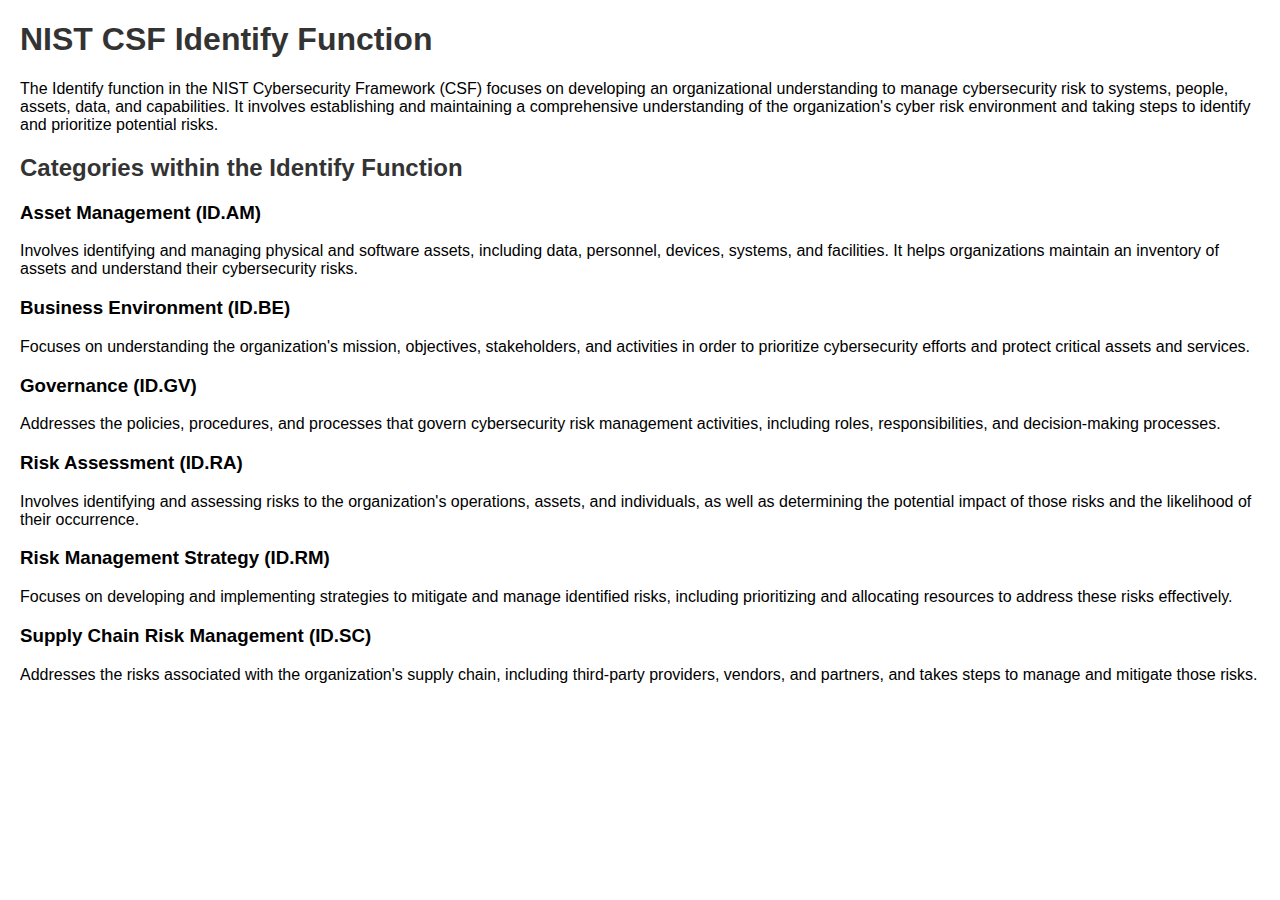
<file: identify.html>
<!DOCTYPE html>
<html>
<head>
    <title>NIST CSF Identify Function</title>
    <style>
        body {
            font-family: Arial, sans-serif;
            margin: 20px;
        }
        h1, h2 {
            color: #333;
        }
        ul {
            list-style-type: none;
            padding: 0;
        }
        li {
            margin-bottom: 10px;
        }
    </style>
</head>
<body>
    <h1>NIST CSF Identify Function</h1>
    <p>The Identify function in the NIST Cybersecurity Framework (CSF) focuses on developing an organizational understanding to manage cybersecurity risk to systems, people, assets, data, and capabilities. It involves establishing and maintaining a comprehensive understanding of the organization's cyber risk environment and taking steps to identify and prioritize potential risks.</p>
    
    <h2>Categories within the Identify Function</h2>
    <ul>
        <li>
            <h3>Asset Management (ID.AM)</h3>
            <p>Involves identifying and managing physical and software assets, including data, personnel, devices, systems, and facilities. It helps organizations maintain an inventory of assets and understand their cybersecurity risks.</p>
        </li>
        <li>
            <h3>Business Environment (ID.BE)</h3>
            <p>Focuses on understanding the organization's mission, objectives, stakeholders, and activities in order to prioritize cybersecurity efforts and protect critical assets and services.</p>
        </li>
        <li>
            <h3>Governance (ID.GV)</h3>
            <p>Addresses the policies, procedures, and processes that govern cybersecurity risk management activities, including roles, responsibilities, and decision-making processes.</p>
        </li>
        <li>
            <h3>Risk Assessment (ID.RA)</h3>
            <p>Involves identifying and assessing risks to the organization's operations, assets, and individuals, as well as determining the potential impact of those risks and the likelihood of their occurrence.</p>
        </li>
        <li>
            <h3>Risk Management Strategy (ID.RM)</h3>
            <p>Focuses on developing and implementing strategies to mitigate and manage identified risks, including prioritizing and allocating resources to address these risks effectively.</p>
        </li>
        <li>
            <h3>Supply Chain Risk Management (ID.SC)</h3>
            <p>Addresses the risks associated with the organization's supply chain, including third-party providers, vendors, and partners, and takes steps to manage and mitigate those risks.</p>
        </li>
    </ul>
</body>
</html>
</file>
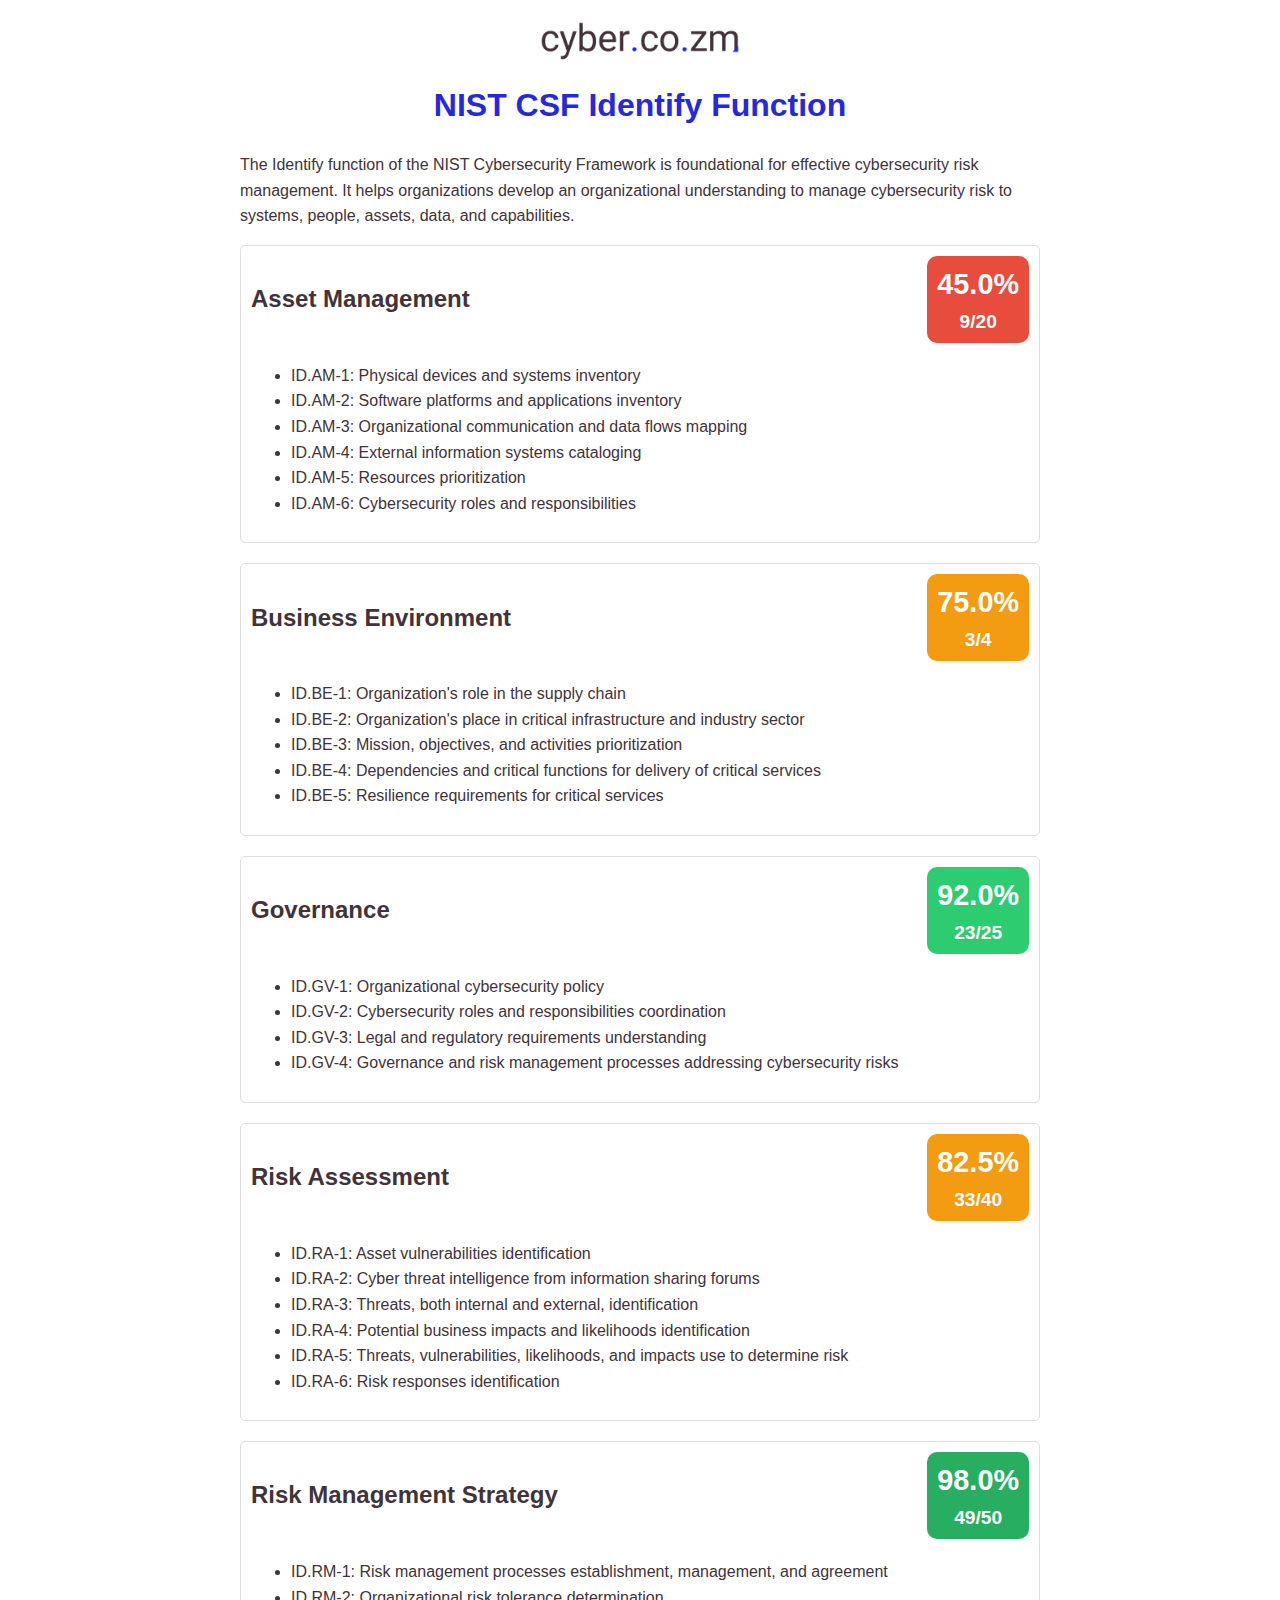
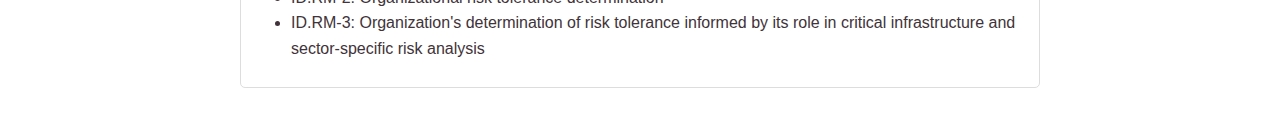
<file: nist_id.html>
<!DOCTYPE html>
<html lang="en">

<head>
    <meta charset="UTF-8">
    <meta name="viewport" content="width=device-width, initial-scale=1.0">
    <title>NIST CSF Identify Function</title>
    <link rel="stylesheet" href="styles.css">
</head>


<body>
    <header>
        <img src="logo.png" alt="Company Logo" class="logo">
        <h1>NIST CSF Identify Function</h1>
    </header>
    
    <p>The Identify function of the NIST Cybersecurity Framework is foundational for effective cybersecurity risk management. It helps organizations develop an organizational understanding to manage cybersecurity risk to systems, people, assets, data, and capabilities.</p>

    <div class="category">
        <h2>Asset Management <span class="compliance-score" data-score="45.0" data-fraction="9/20"></span></h2>
        <ul>
            <li>ID.AM-1: Physical devices and systems inventory</li>
            <li>ID.AM-2: Software platforms and applications inventory</li>
            <li>ID.AM-3: Organizational communication and data flows mapping</li>
            <li>ID.AM-4: External information systems cataloging</li>
            <li>ID.AM-5: Resources prioritization</li>
            <li>ID.AM-6: Cybersecurity roles and responsibilities</li>
        </ul>
    </div>

    <div class="category">
        <h2>Business Environment <span class="compliance-score" data-score="75.0" data-fraction="3/4"></span></h2>
        <ul>
            <li>ID.BE-1: Organization's role in the supply chain</li>
            <li>ID.BE-2: Organization's place in critical infrastructure and industry sector</li>
            <li>ID.BE-3: Mission, objectives, and activities prioritization</li>
            <li>ID.BE-4: Dependencies and critical functions for delivery of critical services</li>
            <li>ID.BE-5: Resilience requirements for critical services</li>
        </ul>
    </div>

    <div class="category">
        <h2>Governance <span class="compliance-score" data-score="92.0" data-fraction="23/25"></span></h2>
        <ul>
            <li>ID.GV-1: Organizational cybersecurity policy</li>
            <li>ID.GV-2: Cybersecurity roles and responsibilities coordination</li>
            <li>ID.GV-3: Legal and regulatory requirements understanding</li>
            <li>ID.GV-4: Governance and risk management processes addressing cybersecurity risks</li>
        </ul>
    </div>

    <div class="category">
        <h2>Risk Assessment <span class="compliance-score" data-score="82.5" data-fraction="33/40"></span></h2>
        <ul>
            <li>ID.RA-1: Asset vulnerabilities identification</li>
            <li>ID.RA-2: Cyber threat intelligence from information sharing forums</li>
            <li>ID.RA-3: Threats, both internal and external, identification</li>
            <li>ID.RA-4: Potential business impacts and likelihoods identification</li>
            <li>ID.RA-5: Threats, vulnerabilities, likelihoods, and impacts use to determine risk</li>
            <li>ID.RA-6: Risk responses identification</li>
        </ul>
    </div>

    <div class="category">
        <h2>Risk Management Strategy <span class="compliance-score" data-score="98.0" data-fraction="49/50"></span></h2>
        <ul>
            <li>ID.RM-1: Risk management processes establishment, management, and agreement</li>
            <li>ID.RM-2: Organizational risk tolerance determination</li>
            <li>ID.RM-3: Organization's determination of risk tolerance informed by its role in critical infrastructure and sector-specific risk analysis</li>
        </ul>
    </div>

    <script>
        document.querySelectorAll('.compliance-score').forEach(score => {
            const value = parseFloat(score.dataset.score);
            const fraction = score.dataset.fraction;
            
            score.innerHTML = `<div class="score-percentage">${value.toFixed(1)}%</div><div class="score-fraction">${fraction}</div>`;
            
            if (value < 60.0) {
                score.style.backgroundColor = '#e74c3c'; // Red
            } else if (value < 85.0) {
                score.style.backgroundColor = '#f39c12'; // Amber
            } else if (value < 95.0) {
                score.style.backgroundColor = '#2ecc71'; // Green
            } else {
                score.style.backgroundColor = '#27ae60'; // Dark Green
            }
        });
    </script>
</body>
</html>
</file>
<file: styles.css>
/* Existing styles */
/* Roboto Font Styles */
.roboto {
    font-family: "Roboto", sans-serif;
    font-style: normal;
}

.roboto-italic {
    font-family: "Roboto", sans-serif;
    font-style: italic;
}

.thin { font-weight: 100; }
.light { font-weight: 300; }
.regular { font-weight: 400; }
.medium { font-weight: 500; }
.bold { font-weight: 700; }
.black { font-weight: 900; }

/* Global Styles */
body {
    font-family: 'Roboto', Arial, sans-serif;
    line-height: 1.6;
    color: #413339;
    max-width: 800px;
    margin: 0 auto;
    padding: 20px;
}

/* Header Styles */
header {
    text-align: center;
    margin-bottom: 20px;
}

.logo {
    max-width: 200px;
    height: auto;
    margin-bottom: 10px;
}

/* Typography */
h1, h2 {
    font-family: 'Roboto', Arial, sans-serif;
}

h1 {
    color: #2628DD;
    margin-top: 0;
}

h2 {
    color: #413339;
}

/* Category Styles */
.category {
    margin-bottom: 20px;
    border: 1px solid #ddd;
    padding: 10px;
    border-radius: 5px;
}

.category h2 {
    margin-top: 0;
    display: flex;
    justify-content: space-between;
    align-items: center;
}

/* List Styles */
ol {
    padding-left: 20px;
    list-style-position: outside;
}

ol li {
    margin-bottom: 15px;
}

ol li a {
    display: flex;
    justify-content: space-between;
    align-items: center;
    padding: 10px;
    text-decoration: none;
    color: inherit;
    border: 1px solid transparent;
    border-radius: 5px;
    transition: background-color 0.3s, border-color 0.3s;
}

ol li a:hover {
    background-color: #f5f5f5;
    border-color: #ddd;
}

ol li a:hover .list-item-content {
    font-weight: bold;
}

.list-item-content {
    flex: 1;
    padding-right: 10px;
}

/* Status Button Styles */
.status-button {
    font-size: 0.8em;
    padding: 5px 10px;
    border-radius: 15px;
    color: white;
    white-space: nowrap;
    width: 180px;
    text-align: center;
    flex-shrink: 0;
    box-shadow: 0 2px 4px rgba(0,0,0,0.1);
    transition: box-shadow 0.3s;
    align-self: center;
}

.status-button:hover {
    box-shadow: 0 4px 8px rgba(0,0,0,0.2);
}

.status-implemented { background-color: #27ae60; }
.status-partial { background-color: #2ecc71; }
.status-progress { background-color: #f39c12; }
.status-not-started { background-color: #e74c3c; }

/* Compliance Score Styles */
.compliance-score, .compliance-score-large {
    text-align: center;
    color: white;
    border-radius: 10px;
}

.compliance-score {
    padding: 5px 10px;
    display: inline-block;
    min-width: 80px;
}

.compliance-score-large {
    padding: 20px;
    margin: 20px 0;
    font-size: 1.2em;
    max-width: 800px;
    background-color: #f39c12; /* Default to amber, will be overridden by JavaScript */
}

.compliance-score .score-percentage,
.compliance-score-large .score-percentage {
    font-weight: bold;
}

.compliance-score .score-percentage { font-size: 1.2em; }
.compliance-score .score-fraction { font-size: 0.8em; }

.compliance-score-large h2 {
    margin: 0 0 15px;
    color: #413339;
    font-size: 1.5em;
}

.compliance-score-large .score-content {
    display: flex;
    justify-content: center;
    align-items: center;
    flex-direction: column;
}

.compliance-score-large .score-percentage {
    font-size: 3em;
    margin-bottom: 5px;
}

.compliance-score-large .score-fraction {
    font-size: 1.5em;
}

/* Responsive design */
@media (max-width: 600px) {
    .compliance-score-large {
        font-size: 1em;
        padding: 15px;
    }

    .compliance-score-large h2 {
        font-size: 1.3em;
    }

    .compliance-score-large .score-percentage {
        font-size: 2.5em;
    }

    .compliance-score-large .score-fraction {
        font-size: 1.2em;
    }
}

/* New styles for maturity level selection */
.maturity-level {
    display: flex;
    flex-direction: column;
    margin-bottom: 20px;
}

.maturity-option {
    display: flex;
    align-items: flex-start;
    margin-bottom: 15px;
    padding: 10px;
    border: 1px solid #ddd;
    border-radius: 5px;
    transition: background-color 0.3s;
}

.maturity-option:hover {
    background-color: #f5f5f5;
}

.maturity-option input[type="radio"] {
    margin-right: 10px;
    margin-top: 3px;
}

.maturity-description {
    flex: 1;
}

/* Styles for the supporting comments section */
.supporting-comments {
    margin-top: 20px;
}

.supporting-comments textarea {
    width: 100%;
    min-height: 100px;
    padding: 10px;
    border: 1px solid #ddd;
    border-radius: 5px;
    font-family: 'Roboto', Arial, sans-serif;
    resize: vertical;
}

/* Styles for the evidence upload section */
.upload-section {
    background-color: #f8f9fa;
    padding: 20px;
    border-radius: 5px;
    margin-top: 20px;
}

.upload-button {
    background-color: #2628DD;
    color: white;
    padding: 10px 20px;
    border: none;
    border-radius: 5px;
    cursor: pointer;
    transition: background-color 0.3s;
}

.upload-button:hover {
    background-color: #1e1fb1;
}

#file-list {
    margin-top: 10px;
    list-style-type: none;
    padding-left: 0;
}

#file-list li {
    margin-bottom: 5px;
}

/* New styles for action buttons */
.action-buttons {
    margin-top: 20px;
    display: flex;
    justify-content: flex-start;
    gap: 10px;
}

.save-button, .save-exit-button, .cancel-button {
    padding: 10px 20px;
    border: none;
    border-radius: 5px;
    cursor: pointer;
    font-weight: bold;
    transition: background-color 0.3s, color 0.3s;
}

.save-button {
    background-color: #3498db;
    color: white;
}

.save-button:hover {
    background-color: #2980b9;
}

.save-exit-button {
    background-color: #2ecc71;
    color: white;
}

.save-exit-button:hover {
    background-color: #27ae60;
}

.cancel-button {
    background-color: grey;
    color: white;
}

.cancel-button:hover {
    background-color: charcoal;
}

/* Updated styles for maturity level selection */
.maturity-level {
    display: flex;
    flex-direction: column;
    margin-bottom: 20px;
}

.maturity-option {
    display: flex;
    align-items: flex-start;
    margin-bottom: 15px;
    padding: 15px;
    border: 2px solid #ddd;
    border-radius: 5px;
    transition: all 0.3s ease;
}

.maturity-option:hover {
    background-color: #f5f5f5;
}

.maturity-option input[type="radio"] {
    margin-right: 15px;
    margin-top: 3px;
    /* Hide default radio button */
    appearance: none;
    -webkit-appearance: none;
    -moz-appearance: none;
    width: 20px;
    height: 20px;
    border: 2px solid #2628DD;
    border-radius: 50%;
    outline: none;
    transition: all 0.3s ease;
}

.maturity-option input[type="radio"]:checked {
    background-color: #2628DD;
    box-shadow: 0 0 0 3px white inset;
}

.maturity-option input[type="radio"]:checked + .maturity-description {
    font-weight: bold;
}

.maturity-option:has(input[type="radio"]:checked) {
    background-color: #e6e6ff;
    border-color: #2628DD;
    box-shadow: 0 0 10px rgba(38, 40, 221, 0.2);
}

.maturity-description {
    flex: 1;
}

/* New guideline format */
.guideline {
    font-family: 'Roboto', Arial, sans-serif;
    font-size: 1.5em; /* Adjust this to match your h2 size if different */
    font-weight: 500; /* Adjust this to match your h2 weight if different */
    color: #413339; /* This should match your h2 color */
    background-color: #f9f9f9; /* Light light gray shading */
    border: 2px solid #413339; /* Border color matches the text color */
    padding: 15px;
    margin: 20px 0;
    line-height: 1.4; /* Normal line spacing */
    border-radius: 5px; /* Optional: adds rounded corners */
}
</file>
